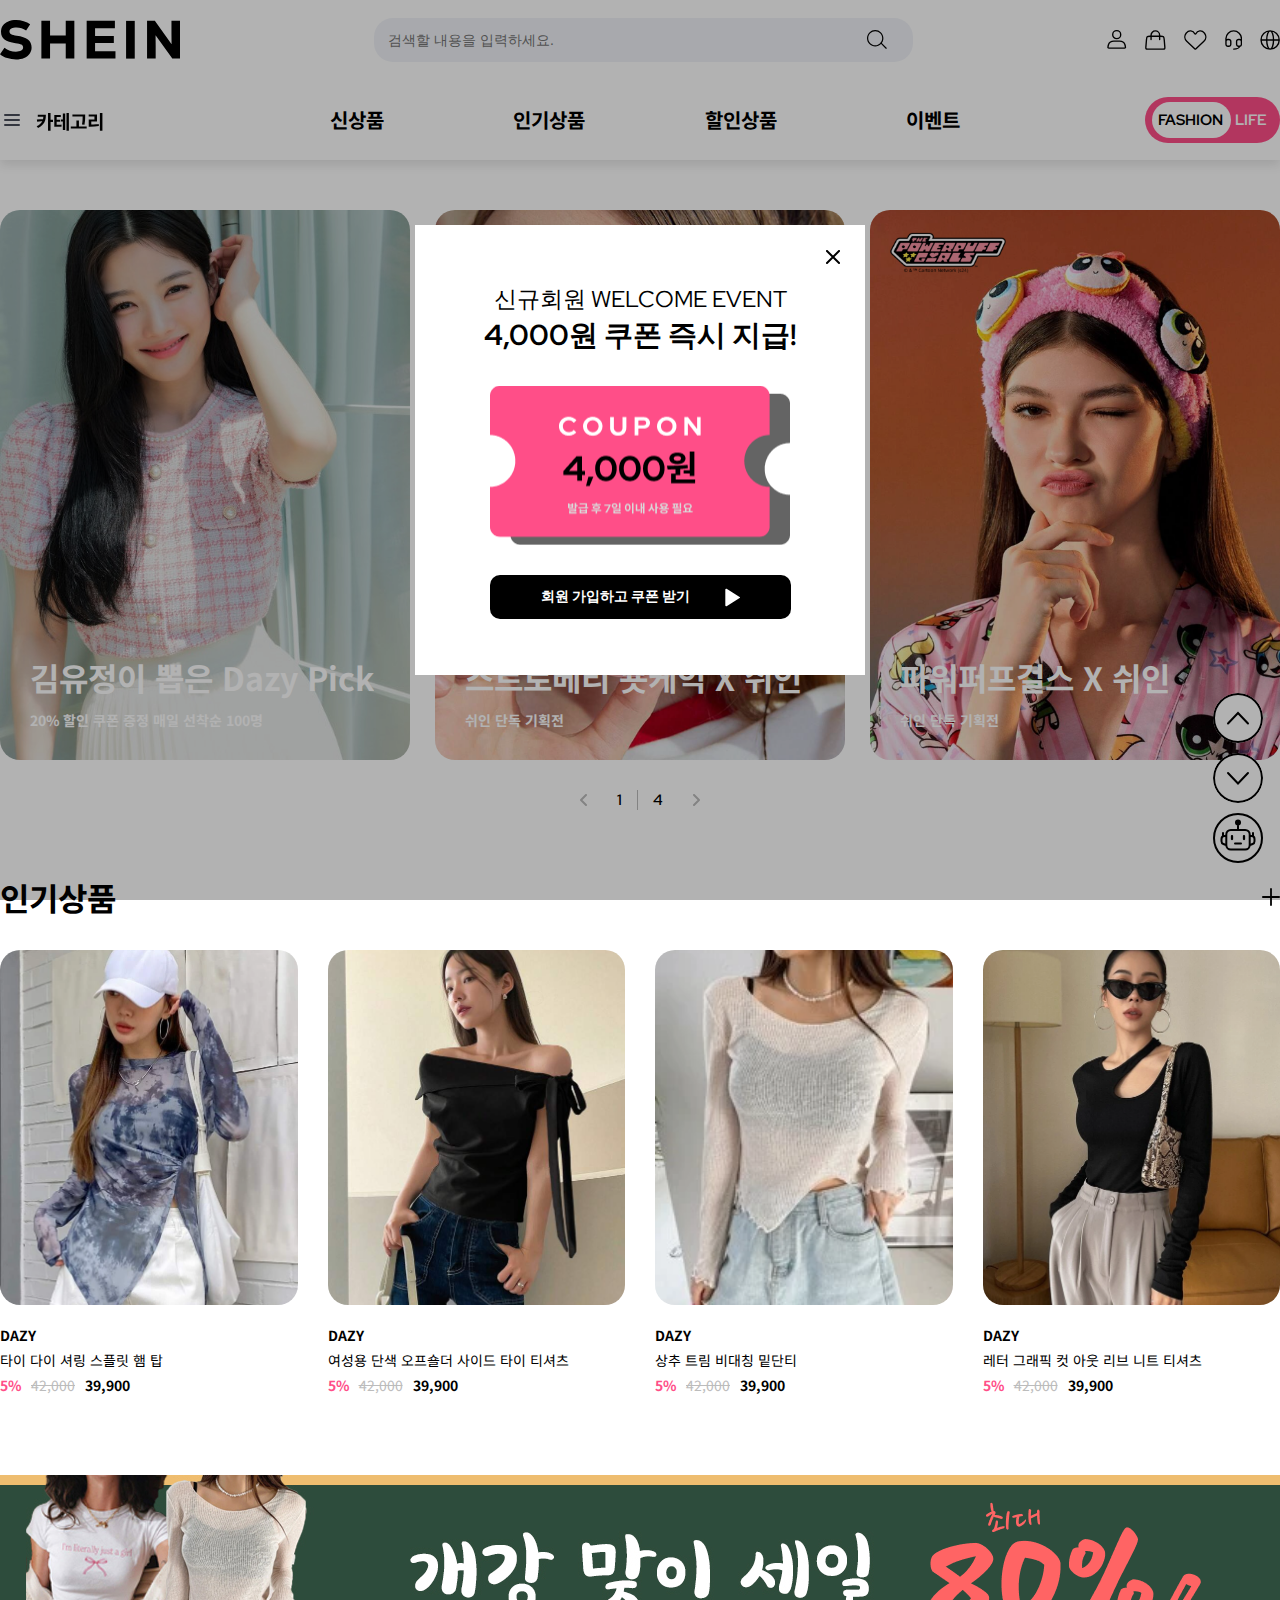
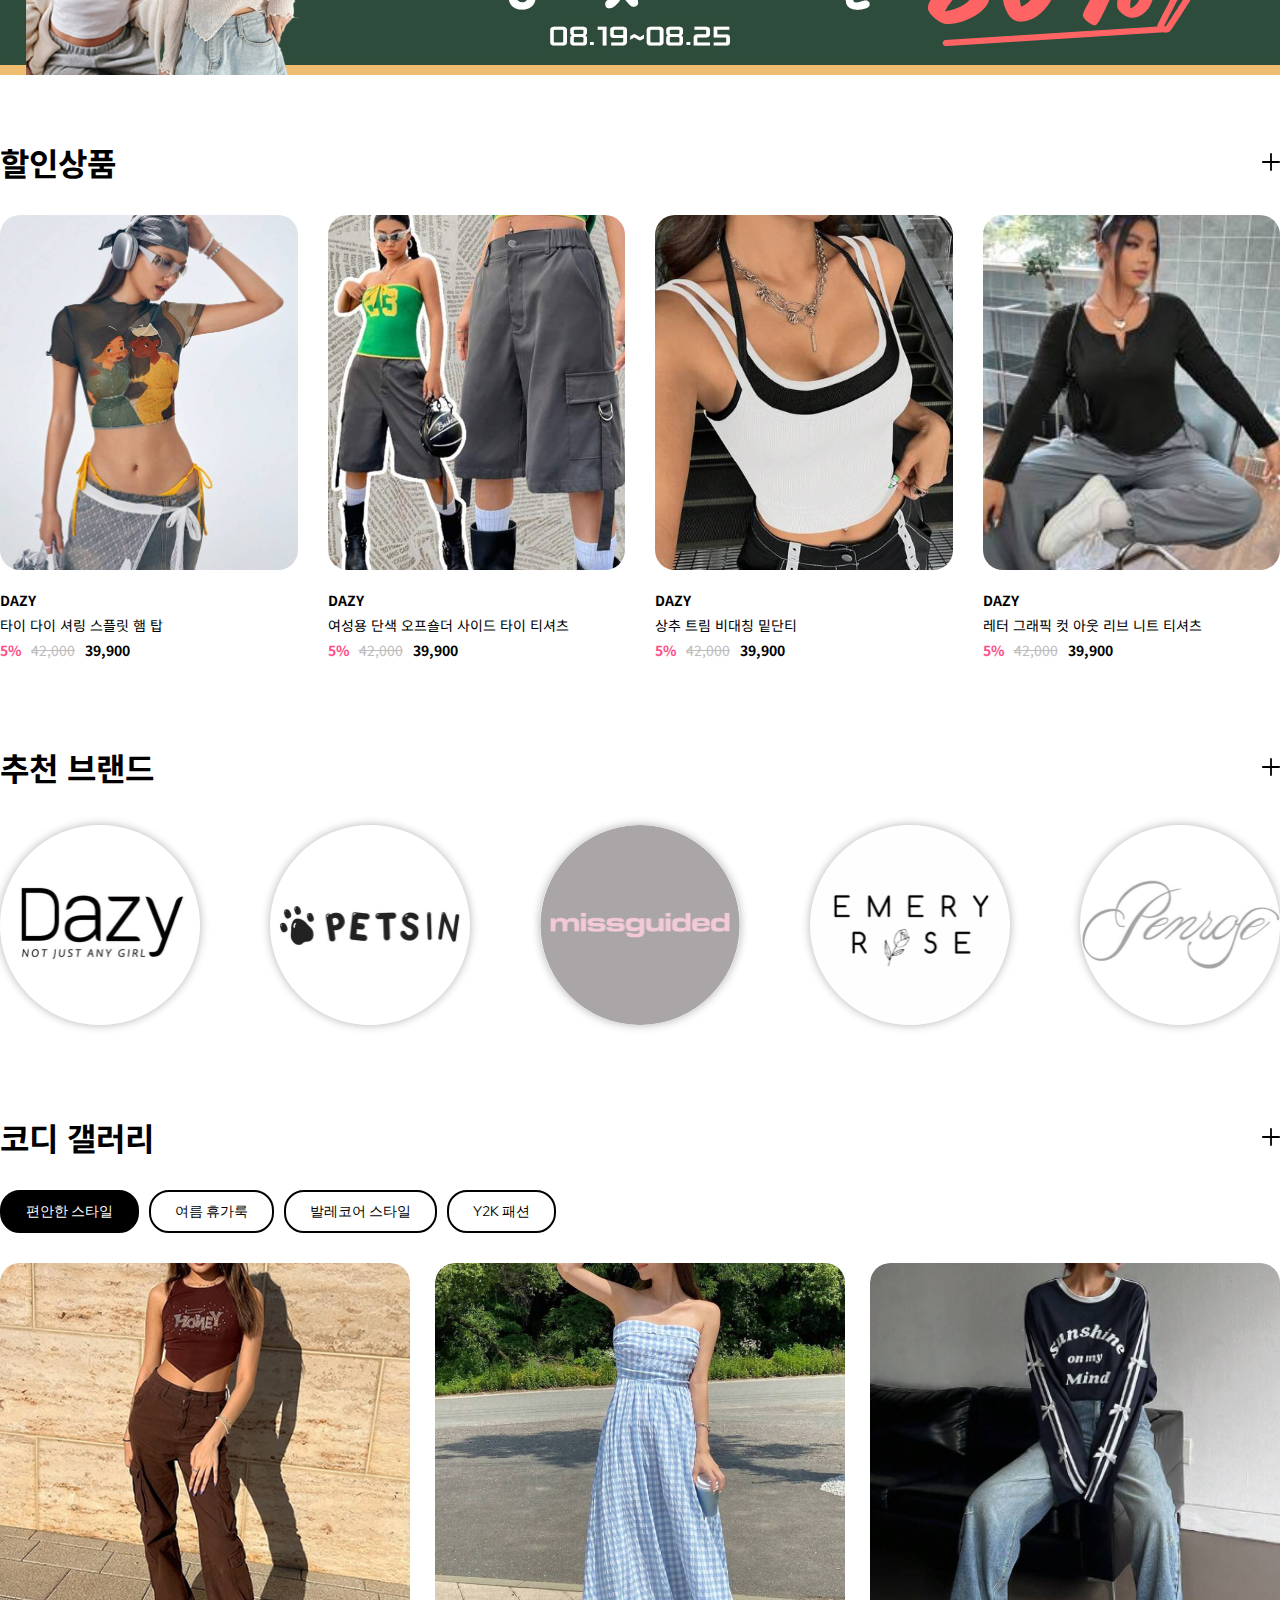
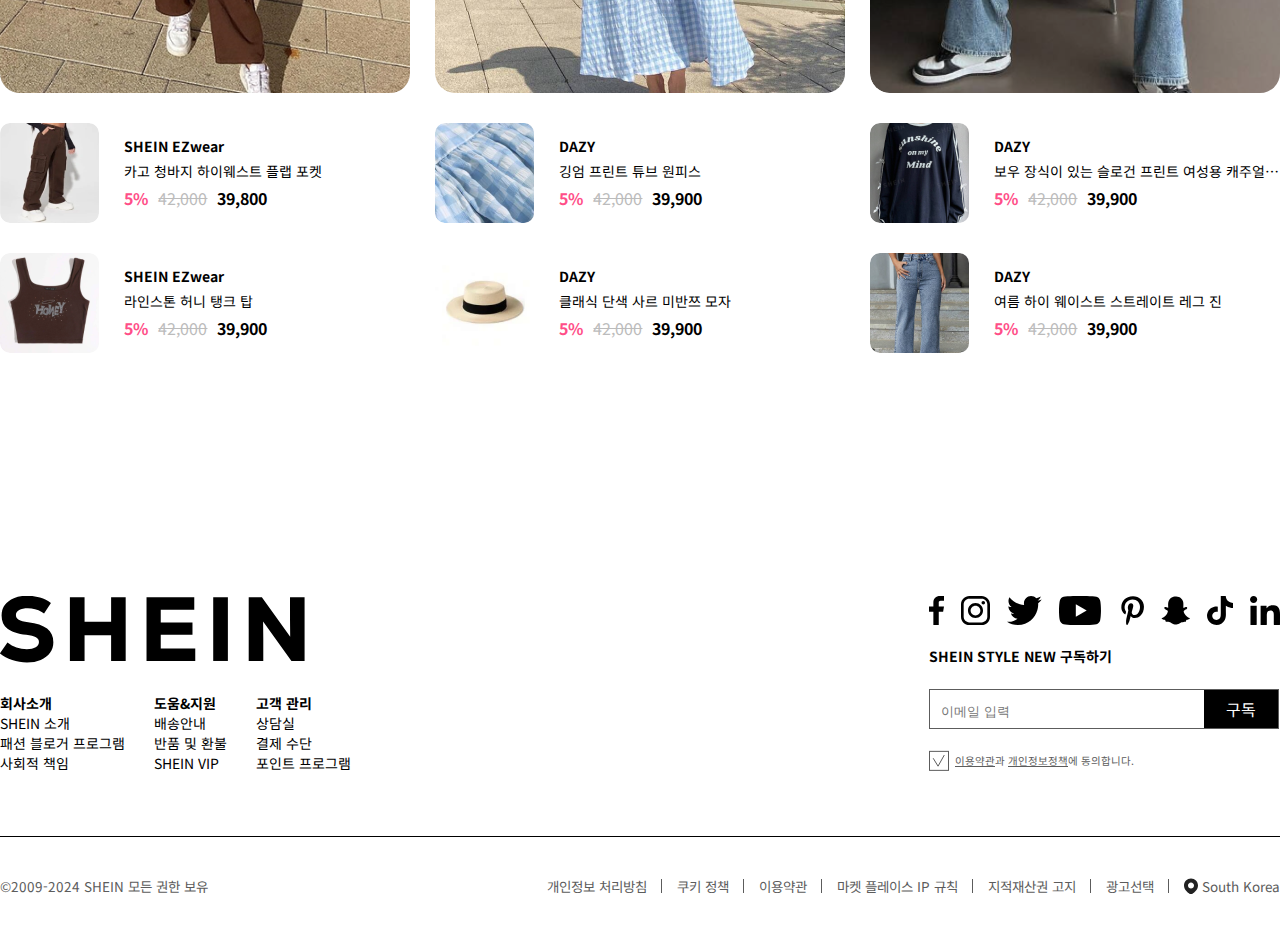
<file: index.html>
<!DOCTYPE html>
<html lang="ko">

<head>
    <meta charset="UTF-8">
    <meta name="viewport" content="width=device-width, initial-scale=1.0">
    <title>Shein</title>
    <link rel="stylesheet" href="./css/style.css">
    <script src="https://code.jquery.com/jquery-1.12.4.min.js"></script>
    <script src="./script/main.js"></script>
</head>

<body oncontextmenu="return false" ondragstart="return false">
    <div id="wrap">
        <header>
            <div class="header-inner">
                <div class="top-header">
                    <div class="logo-box">
                        <a href="./index.html" class="logo"></a>
                    </div>
                    <div class="search">
                        <input type="text" placeholder="검색할 내용을 입력하세요." class="search-box">
                        <div class="search-img"></div>
                    </div>
                    <ul class="header-utils">
                        <li class="header-utils-list"><a href="#" class="header-utils-link"></a></li>
                        <li class="header-utils-list"><a href="./shopping-cart.html" class="header-utils-link"></a></li>
                        <li class="header-utils-list"><a href="#" class="header-utils-link"></a></li>
                        <li class="header-utils-list"><a href="#" class="header-utils-link"></a></li>
                        <li class="header-utils-list"><a href="#" class="header-utils-link"></a></li>
                    </ul>
                </div>
                <div class="header-bottom">
                    <div class="category">
                        <div class="category-cont">
                            <a href="#a" class="category-btn">카테고리</a>
                            <ul class="main-category">
                                <li class="main-category-list">
                                    <a href="#a" class="main-category-link">여성의류</a>
                                    <ul class="sub-category">
                                        <li class="sub-category-item">
                                            <a href="#a" class="sub-category-link">
                                                신상품
                                            </a>
                                        </li>
                                        <li class="sub-category-item">
                                            <a href="#a" class="sub-category-link">
                                                상의
                                            </a>
                                        </li>
                                        <li class="sub-category-item">
                                            <a href="#a" class="sub-category-link">
                                                아우터
                                            </a>
                                        </li>
                                        <li class="sub-category-item">
                                            <a href="#a" class="sub-category-link">
                                                하의
                                            </a>
                                        </li>
                                        <li class="sub-category-item">
                                            <a href="#a" class="sub-category-link">
                                                원피스/스커트
                                            </a>
                                        </li>
                                        <li class="sub-category-item">
                                            <a href="#a" class="sub-category-link">
                                                속옷/홈웨어
                                            </a>
                                        </li>
                                        <li class="sub-category-item">
                                            <a href="#a" class="sub-category-link">
                                                스포츠웨어
                                            </a>
                                        </li>
                                        <li class="sub-category-item">
                                            <a href="#a" class="sub-category-link">
                                                임부복
                                            </a>
                                        </li>
                                        <li class="sub-category-item">
                                            <a href="#a" class="sub-category-link">
                                                파티웨어
                                            </a>
                                        </li>
                                    </ul>
                                </li>
                                <li class="main-category-list">
                                    <a href="#a" class="main-category-link">남성의류</a>
                                    <ul class="sub-category">
                                        <li class="sub-category-item">
                                            <a href="#a" class="sub-category-link">
                                                신상품
                                            </a>
                                        </li>
                                        <li class="sub-category-item">
                                            <a href="#a" class="sub-category-link">
                                                상의
                                            </a>
                                        </li>
                                        <li class="sub-category-item">
                                            <a href="#a" class="sub-category-link">
                                                아우터
                                            </a>
                                        </li>
                                        <li class="sub-category-item">
                                            <a href="#a" class="sub-category-link">
                                                하의
                                            </a>
                                        </li>

                                        <li class="sub-category-item">
                                            <a href="#a" class="sub-category-link">
                                                속옷/홈웨어
                                            </a>
                                        </li>
                                        <li class="sub-category-item">
                                            <a href="#a" class="sub-category-link">
                                                스포츠웨어
                                            </a>
                                        </li>

                                        <li class="sub-category-item">
                                            <a href="#a" class="sub-category-link">
                                                파티웨어
                                            </a>
                                        </li>
                                    </ul>
                                </li>
                                <li class="main-category-list">
                                    <a href="#a" class="main-category-link">플러스 사이즈</a>
                                    <ul class="sub-category">
                                        <li class="sub-category-item">
                                            <a href="#a" class="sub-category-link">
                                                신상품
                                            </a>
                                        </li>
                                        <li class="sub-category-item">
                                            <a href="#a" class="sub-category-link">
                                                상의
                                            </a>
                                        </li>
                                        <li class="sub-category-item">
                                            <a href="#a" class="sub-category-link">
                                                아우터
                                            </a>
                                        </li>
                                        <li class="sub-category-item">
                                            <a href="#a" class="sub-category-link">
                                                하의
                                            </a>
                                        </li>
                                        <li class="sub-category-item">
                                            <a href="#a" class="sub-category-link">
                                                원피스/스커트
                                            </a>
                                        </li>
                                        <li class="sub-category-item">
                                            <a href="#a" class="sub-category-link">
                                                속옷/홈웨어
                                            </a>
                                        </li>
                                        <li class="sub-category-item">
                                            <a href="#a" class="sub-category-link">
                                                스포츠웨어
                                            </a>
                                        </li>
                                        <li class="sub-category-item">
                                            <a href="#a" class="sub-category-link">
                                                파티웨어
                                            </a>
                                        </li>
                                    </ul>
                                </li>
                                <li class="main-category-list">
                                    <a href="#a" class="main-category-link">키즈</a>
                                    <ul class="sub-category">
                                        <li class="sub-category-item">
                                            <a href="#a" class="sub-category-link">
                                                신상품
                                            </a>
                                        </li>
                                        <li class="sub-category-item">
                                            <a href="#a" class="sub-category-link">
                                                상의
                                            </a>
                                        </li>
                                        <li class="sub-category-item">
                                            <a href="#a" class="sub-category-link">
                                                아우터
                                            </a>
                                        </li>
                                        <li class="sub-category-item">
                                            <a href="#a" class="sub-category-link">
                                                하의
                                            </a>
                                        </li>
                                        <li class="sub-category-item">
                                            <a href="#a" class="sub-category-link">
                                                세트 의류
                                            </a>
                                        </li>
                                        <li class="sub-category-item">
                                            <a href="#a" class="sub-category-link">
                                                신발
                                            </a>
                                        </li>
                                        <li class="sub-category-item">
                                            <a href="#a" class="sub-category-link">
                                                속옷/홈웨어
                                            </a>
                                        </li>
                                        <li class="sub-category-item">
                                            <a href="#a" class="sub-category-link">
                                                시즌/테마
                                            </a>
                                        </li>
                                        <li class="sub-category-item">
                                            <a href="#a" class="sub-category-link">
                                                12개월 이하
                                            </a>
                                        </li>
                                        <li class="sub-category-item">
                                            <a href="#a" class="sub-category-link">
                                                가방
                                            </a>
                                        </li>
                                        <li class="sub-category-item">
                                            <a href="#a" class="sub-category-link">
                                                악세서리
                                            </a>
                                        </li>
                                    </ul>
                                </li>
                                <li class="main-category-list">
                                    <a href="#a" class="main-category-link">신발</a>
                                    <ul class="sub-category">
                                        <li class="sub-category-item">
                                            <a href="#a" class="sub-category-link">
                                                신상품
                                            </a>
                                        </li>
                                        <li class="sub-category-item">
                                            <a href="#a" class="sub-category-link">
                                                샌들/슬리퍼
                                            </a>
                                        </li>
                                        <li class="sub-category-item">
                                            <a href="#a" class="sub-category-link">
                                                스니커즈
                                            </a>
                                        </li>
                                        <li class="sub-category-item">
                                            <a href="#a" class="sub-category-link">
                                                구두
                                            </a>
                                        </li>
                                        <li class="sub-category-item">
                                            <a href="#a" class="sub-category-link">
                                                부츠
                                            </a>
                                        </li>
                                        <li class="sub-category-item">
                                            <a href="#a" class="sub-category-link">
                                                스포츠화
                                            </a>
                                        </li>
                                        <li class="sub-category-item">
                                            <a href="#a" class="sub-category-link">
                                                안전화
                                            </a>
                                        </li>
                                    </ul>
                                </li>
                                <li class="main-category-list">
                                    <a href="#a" class="main-category-link">패션소품</a>
                                    <ul class="sub-category">
                                        <li class="sub-category-item">
                                            <a href="#a" class="sub-category-link">
                                                신상품
                                            </a>
                                        </li>
                                        <li class="sub-category-item">
                                            <a href="#a" class="sub-category-link">
                                                모자
                                            </a>
                                        </li>
                                        <li class="sub-category-item">
                                            <a href="#a" class="sub-category-link">
                                                양말
                                            </a>
                                        </li>
                                        <li class="sub-category-item">
                                            <a href="#a" class="sub-category-link">
                                                액세서리
                                            </a>
                                        </li>
                                    </ul>
                                </li>
                            </ul>
                        </div>

                    </div>
                    <ul class="main-list">
                        <li class="main-item"><a href="#" class="main-link">신상품</a></li>
                        <li class="main-item"><a href="#" class="main-link">인기상품</a></li>
                        <li class="main-item"><a href="#" class="main-link">할인상품</a></li>
                        <li class="main-item"><a href="#" class="main-link">이벤트</a></li>
                    </ul>
                    <ul class="header-category">
                        <li class="category-circle fashion"></li>
                        <li class="header-list first">
                            <a href="#" class="header-link is-active">FASHION</a>
                        </li>
                        <li class="header-list second">
                            <a href="#" class="header-link">LIFE</a>
                        </li>
                    </ul>
                </div>

            </div>
        </header>
        <main>
            <section class="main-slide">
                <div class="main-slide-inner">
                    <div class="swiper">
                        <ul class="main-slide-list">
                            <li class="main-slide-item">
                                <a href="#" class="main-slide-link">
                                    <div class="slide-text-box">
                                        <p class="slide-title">김유정이 뽑은 Dazy Pick</p>
                                        <p class="slide-detail">20% 할인 쿠폰 증정 매일 선착순 100명</p>
                                    </div>
                                </a>
                            </li>
                            <li class="main-slide-item">
                                <a href="#" class="main-slide-link">
                                    <div class="slide-text-box">
                                        <p class="slide-title">스트로베리 숏케익 X 쉬인</p>
                                        <p class="slide-detail">쉬인 단독 기획전</p>
                                    </div>
                                </a>
                            </li>
                            <li class="main-slide-item">
                                <a href="#" class="main-slide-link">
                                    <div class="slide-text-box">
                                        <p class="slide-title">파워퍼프걸스 X 쉬인</p>
                                        <p class="slide-detail">쉬인 단독 기획전</p>
                                    </div>
                                </a>
                            </li>
                        </ul>
                        <ul class="main-slide-list second">
                            <li class="main-slide-item">
                                <a href="#" class="main-slide-link"></a>
                            </li>
                            <li class="main-slide-item">
                                <a href="#" class="main-slide-link"></a>
                            </li>
                            <li class="main-slide-item">
                                <a href="#" class="main-slide-link"></a>
                            </li>
                        </ul>
                        <ul class="main-slide-list third">
                            <li class="main-slide-item">
                                <a href="#" class="main-slide-link"></a>
                            </li>
                            <li class="main-slide-item">
                                <a href="#" class="main-slide-link"></a>
                            </li>
                            <li class="main-slide-item">
                                <a href="#" class="main-slide-link"></a>
                            </li>
                        </ul>
                        <ul class="main-slide-list fourth">
                            <li class="main-slide-item">
                                <a href="#" class="main-slide-link"></a>
                            </li>
                            <li class="main-slide-item">
                                <a href="#" class="main-slide-link"></a>
                            </li>
                            <li class="main-slide-item">
                                <a href="#" class="main-slide-link"></a>
                            </li>
                        </ul>
                    </div>
                    <div class="slide-btn">
                        <img class="left-arrow" src="./images/slide-arrow1.svg" alt="슬라이드 화살표">
                        <p class="page">1</p>
                        <p class="last-page">4</p>
                        <img class="right-arrow" src="./images/slide-arrow2.svg" alt="슬라이드 화살표">
                    </div>
                </div>


            </section>
            <div class="mo-main-slider">
                <ul class="mo-slider-list">
                    <li class="mo-slider-item"><a href="#a" class="mo-slider-link">
                            <div class="mo-slide-text-box">
                                <p class="slide-title">김유정이 뽑은 Dazy Pick</p>
                                <p class="slide-detail">20% 할인 쿠폰 증정 매일 선착순 100명</p>
                            </div>
                            <img src="./images/slide1/김유정.png" alt="모바일 슬라이드">
                        </a></li>
                    <li class="mo-slider-item">
                        <a href="#a" class="mo-slider-link">
                            <img src="./images/slide1/스트로베리-숏케잌.png" alt="모바일 슬라이드">
                            <div class="mo-slide-text-box">
                                <p class="slide-title">스트로베리 숏케익 X 쉬인</p>
                                <p class="slide-detail">쉬인 단독 기획전</p>
                            </div>
                        </a>
                    </li>
                    <li class="mo-slider-item">
                        <a href="#a" class="mo-slider-link">
                            <img src="./images/slide1/파워퍼프.png"
                                alt="모바일 슬라이드">
                                <div class="mo-slide-text-box">
                                    <p class="slide-title">파워퍼프걸스 X 쉬인</p>
                                    <p class="slide-detail">쉬인 단독 기획전</p>
                                </div>
                            </a>
                        </li>
                </ul>
                <div class="slide-btn">
                    <img class="mo-left-arrow" src="./images/slide-arrow1.svg" alt="슬라이드 화살표">
                    <p class="mo-page">1</p>
                    <p class="mo-last-page">3</p>
                    <img class="mo-right-arrow" src="./images/slide-arrow2.svg" alt="슬라이드 화살표">
                </div>
            </div>
            <section class="shop-info best">
                <div class="shop-info-inner">
                    <p class="title">인기상품</p>
                    <ul class="shop-list">
                        <li class="shop-item">
                            <a href="#" class="shop-link">
                                <div class="item-image"></div>
                                <div class="text-box">
                                    <p class="brand">DAZY</p>
                                    <p class="item-name">타이 다이 셔링 스플릿 햄 탑</p>
                                    <p class="item-price"><span class="dis-rate">5%</span> <span
                                            class="price">42,000</span>
                                        <span class="sale-price">39,900</span></p>
                                </div>
                            </a>
                        </li>
                        <li class="shop-item">
                            <a href="./sub.html" class="shop-link">
                                <div class="item-image"></div>
                                <div class="text-box">
                                    <p class="brand">DAZY</p>
                                    <p class="item-name">여성용 단색 오프숄더 사이드 타이 티셔츠</p>
                                    <p class="item-price"><span class="dis-rate">5%</span> <span
                                            class="price">42,000</span>
                                        <span class="sale-price">39,900</span></p>

                                </div>
                            </a>
                        </li>
                        <li class="shop-item">
                            <a href="#" class="shop-link">
                                <div class="item-image"></div>
                                <div class="text-box">
                                    <p class="brand">DAZY</p>
                                    <p class="item-name">상추 트림 비대칭 밑단티</p>
                                    <p class="item-price"><span class="dis-rate">5%</span> <span
                                            class="price">42,000</span>
                                        <span class="sale-price">39,900</span></p>

                                </div>
                            </a>
                        </li>
                        <li class="shop-item">
                            <a href="#" class="shop-link">
                                <div class="item-image">
                                </div>
                                <div class="text-box">
                                    <p class="brand">DAZY</p>
                                    <p class="item-name">레터 그래픽 컷 아웃 리브 니트 티셔츠</p>
                                    <p class="item-price"><span class="dis-rate">5%</span> <span
                                            class="price">42,000</span>
                                        <span class="sale-price">39,900</span></p>
                                </div>
                            </a>
                        </li>
                    </ul>
                </div>
            </section>
            <section class="banner"></section>
            <section class="shop-info sale">
                <div class="shop-info-inner">
                    <p class="title">할인상품</p>
                    <ul class="shop-list">
                        <li class="shop-item">
                            <a href="#" class="shop-link">
                                <div class="item-image"></div>
                                <div class="text-box">
                                    <p class="brand">DAZY</p>
                                    <p class="item-name">타이 다이 셔링 스플릿 햄 탑</p>
                                    <p class="item-price"><span class="dis-rate">5%</span> <span
                                            class="price">42,000</span>
                                        <span class="sale-price">39,900</span></p>
                                </div>
                            </a>
                        </li>
                        <li class="shop-item">
                            <a href="#" class="shop-link">
                                <div class="item-image"></div>
                                <div class="text-box">
                                    <p class="brand">DAZY</p>
                                    <p class="item-name">여성용 단색 오프숄더 사이드 타이 티셔츠</p>
                                    <p class="item-price"><span class="dis-rate">5%</span> <span
                                            class="price">42,000</span>
                                        <span class="sale-price">39,900</span></p>

                                </div>
                            </a>
                        </li>
                        <li class="shop-item">
                            <a href="#" class="shop-link">
                                <div class="item-image"></div>
                                <div class="text-box">
                                    <p class="brand">DAZY</p>
                                    <p class="item-name">상추 트림 비대칭 밑단티</p>
                                    <p class="item-price"><span class="dis-rate">5%</span> <span
                                            class="price">42,000</span>
                                        <span class="sale-price">39,900</span></p>

                                </div>
                            </a>
                        </li>
                        <li class="shop-item">
                            <a href="#" class="shop-link">
                                <div class="item-image">
                                </div>
                                <div class="text-box">
                                    <p class="brand">DAZY</p>
                                    <p class="item-name">레터 그래픽 컷 아웃 리브 니트 티셔츠</p>
                                    <p class="item-price"><span class="dis-rate">5%</span> <span
                                            class="price">42,000</span>
                                        <span class="sale-price">39,900</span></p>
                                </div>
                            </a>
                        </li>

                    </ul>
                </div>
            </section>
            <section class="recommend-brand">
                <div class="recommend-brand-inner">
                    <p class="title">추천 브랜드</p>
                    <div class="brand-form">
                        <ul class="brand-list">
                            <li class="brand-item">
                                <a href="#a" class="brand-link first">
                                    <img src="./images/recommend-brand/Frame-80.png" alt="브랜드 이미지">
                                    <img src="./images/recommend-brand/Frame-48.png" alt="브랜드 이미지">
                                    <img src="./images/recommend-brand/Frame-49.png" alt="브랜드 이미지">
                                    <img src="./images/recommend-brand/Frame-51.png" alt="브랜드 이미지">
                                </a>
                            </li>
                            <li class="brand-item">
                                <a href="#a" class="brand-link second">
                                    <img src="./images/recommend-brand/Frame-81.png" alt="브랜드 이미지">
                                    <img src="./images/recommend-brand/Frame-52.png" alt="브랜드 이미지">
                                    <img src="./images/recommend-brand/Frame-53.png" alt="브랜드 이미지">
                                    <img src="./images/recommend-brand/Frame-56.png" alt="브랜드 이미지">
                                </a>
                            </li>
                            <li class="brand-item">
                                <a href="#a" class="brand-link third">
                                    <img src="./images/recommend-brand/Frame-82.png" alt="브랜드 이미지">
                                    <img src="./images/recommend-brand/Frame-57.png" alt="브랜드 이미지">
                                    <img src="./images/recommend-brand/Frame-58.png" alt="브랜드 이미지">
                                    <img src="./images/recommend-brand/Frame-59.png" alt="브랜드 이미지">
                                </a>
                            </li>
                            <li class="brand-item">
                                <a href="#a" class="brand-link fourth">
                                    <img src="./images/recommend-brand/Frame-83.png" alt="브랜드 이미지">
                                    <img src="./images/recommend-brand/Frame-60.png" alt="브랜드 이미지">
                                    <img src="./images/recommend-brand/Frame-61.png" alt="브랜드 이미지">
                                    <img src="./images/recommend-brand/Frame-63.png" alt="브랜드 이미지">
                                </a>
                            </li>
                            <li class="brand-item">
                                <a href="#a" class="brand-link fifth">
                                    <img src="./images/recommend-brand/Frame-84.png" alt="브랜드 이미지">
                                    <img src="./images/recommend-brand/Frame-66.png" alt="브랜드 이미지">
                                    <img src="./images/recommend-brand/Frame-67.png" alt="브랜드 이미지">
                                    <img src="./images/recommend-brand/Frame-68.png" alt="브랜드 이미지">
                                </a>
                            </li>
                        </ul>
                    </div>
                </div>
            </section>
            <section class="fashion-gallery">
                <div class="fashion-gallery-inner">
                    <p class="title">코디 갤러리</p>
                    <ul class="fashion-category">
                        <li class="fashion-category-item is-active">
                            <a href="#a" class="fashion-category-link">편안한 스타일</a>
                        </li>
                        <li class="fashion-category-item">
                            <a href="#a" class="fashion-category-link">여름 휴가룩</a>
                        </li>
                        <li class="fashion-category-item">
                            <a href="#a" class="fashion-category-link">발레코어 스타일</a>
                        </li>
                        <li class="fashion-category-item">
                            <a href="#a" class="fashion-category-link">Y2K 패션</a>
                        </li>
                    </ul>
                    <ul class="fashion-list">
                        <li class="fashion-item">
                            <a href="#a" class="fashion-image first"></a>
                            <a href="#a" class="fashion-item2">
                                <div class="fashion-item2-image"></div>
                                <div class="title-box2">
                                    <p class="sub-brand">SHEIN EZwear</p>
                                    <p class="sub-item-name">카고 청바지 하이웨스트 플랩 포켓</p>
                                    <p class="sub-price">
                                        <span class="sub-rate">5%</span>
                                        <span class="sub-item-price">42,000</span>
                                        <span class="sub-sale-price">39,800</span>
                                    </p>
                                </div>
                            </a>
                            <a href="#a" class="fashion-item2 second">
                                <div class="fashion-item2-image"></div>
                                <div class="title-box2">
                                    <p class="sub-brand">SHEIN EZwear</p>
                                    <p class="sub-item-name">라인스톤 허니 탱크 탑</p>
                                    <p class="sub-price">
                                        <span class="sub-rate">5%</span>
                                        <span class="sub-item-price">42,000</span>
                                        <span class="sub-sale-price">39,900</span>
                                    </p>
                                </div>
                            </a>
                        </li>
                        <li class="fashion-item">
                            <a href="#a" class="fashion-image"></a>
                            <a href="#a" class="fashion-item2">
                                <div class="fashion-item2-image"></div>
                                <div class="title-box2">
                                    <p class="sub-brand">DAZY</p>
                                    <p class="sub-item-name">깅엄 프린트 튜브 원피스</p>
                                    <p class="sub-price">
                                        <span class="sub-rate">5%</span>
                                        <span class="sub-item-price">42,000</span>
                                        <span class="sub-sale-price">39,900</span>
                                    </p>
                                </div>
                            </a>
                            <a href="#a" class="fashion-item2 second">
                                <div class="fashion-item2-image"></div>
                                <div class="title-box2">
                                    <p class="sub-brand">DAZY</p>
                                    <p class="sub-item-name">클래식 단색 사르 미반쯔 모자</p>
                                    <p class="sub-price">
                                        <span class="sub-rate">5%</span>
                                        <span class="sub-item-price">42,000</span>
                                        <span class="sub-sale-price">39,900</span>
                                    </p>
                                </div>
                            </a>
                        </li>
                        <li class="fashion-item">
                            <a href="#a" class="fashion-image"></a>
                            <a href="#a" class="fashion-item2">
                                <div class="fashion-item2-image"></div>
                                <div class="title-box2">
                                    <p class="sub-brand">DAZY</p>
                                    <p class="sub-item-name">보우 장식이 있는 슬로건 프린트 여성용 캐주얼 루즈핏 스웨트 셔츠, 봄 가을</p>
                                    <p class="sub-price">
                                        <span class="sub-rate">5%</span>
                                        <span class="sub-item-price">42,000</span>
                                        <span class="sub-sale-price">39,900</span>
                                    </p>
                                </div>
                            </a>
                            <a href="#a" class="fashion-item2 second">
                                <div class="fashion-item2-image"></div>
                                <div class="title-box2">
                                    <p class="sub-brand">DAZY</p>
                                    <p class="sub-item-name">여름 하이 웨이스트 스트레이트 레그 진</p>
                                    <p class="sub-price">
                                        <span class="sub-rate">5%</span>
                                        <span class="sub-item-price">42,000</span>
                                        <span class="sub-sale-price">39,900</span>
                                    </p>
                                </div>
                            </a>
                        </li>
                    </ul>
                </div>
            </section>
        </main>
        <footer>
            <div class="footer-inner">
                <div class="footer-title">
                    <div class="blogo"></div>
                    <div class="footer-blist">
                        <ul class="footer-cont">
                            <li class="list-title">회사소개</li>
                            <li class="cont-item"><a href="#a" class="cont-link">SHEIN 소개</a></li>
                            <li class="cont-item"><a href="#a" class="cont-link">패션 블로거 프로그램</a></li>
                            <li class="cont-item"><a href="#a" class="cont-link">사회적 책임</a></li>
                        </ul>
                        <ul class="footer-cont">
                            <li class="list-title">도움&지원</li>
                            <li class="cont-item"><a href="#a" class="cont-link">배송안내</a></li>
                            <li class="cont-item"><a href="#a" class="cont-link">반품 및 환불</a></li>
                            <li class="cont-item"><a href="#a" class="cont-link">SHEIN VIP</a></li>
                        </ul>
                        <ul class="footer-cont">
                            <li class="list-title">고객 관리</li>
                            <li class="cont-item"><a href="#a" class="cont-link">상담실</a></li>
                            <li class="cont-item"><a href="#a" class="cont-link">결제 수단</a></li>
                            <li class="cont-item"><a href="#a" class="cont-link">포인트 프로그램</a></li>
                        </ul>
                    </div>
                </div>
                <div class="subscribe">
                    <ul class="sns-btn">
                        <li class="sns-item"><a href="#a" class="sns-link"></a></li>
                        <li class="sns-item"><a href="#a" class="sns-link"></a></li>
                        <li class="sns-item"><a href="#a" class="sns-link"></a></li>
                        <li class="sns-item"><a href="#a" class="sns-link"></a></li>
                        <li class="sns-item"><a href="#a" class="sns-link"></a></li>
                        <li class="sns-item"><a href="#a" class="sns-link"></a></li>
                        <li class="sns-item"><a href="#a" class="sns-link"></a></li>
                        <li class="sns-item"><a href="#a" class="sns-link"></a></li>
                    </ul>
                    <p>SHEIN STYLE NEW 구독하기</p>
                    <div class="e-mail">
                        <input type="text" placeholder="이메일 입력" class="e-mail-box">
                        <div class="e-mail-btn"><a href="#a" class="sub-btn">구독</a></div>
                    </div>
                    <p class="check-btn">
                        <img src="./images/Group-1797.svg" alt="체크박스">
                        <u>이용약관</u>과&nbsp;<u>개인정보정책</u>에 동의합니다.
                    </p>
                </div>
            </div>
            <div class="footer-inner bottom">
                <div class="copy">
                    <p class="copy-text">&copy;2009-2024 SHEIN 모든 권한 보유</p>
                </div>
                <ul class="bmenu">
                    <li class="bmenu-item">
                        <a href="#a" class="bmenu-link">개인정보 처리방침</a>
                    </li>
                    <li class="bmenu-item">
                        <a href="#a" class="bmenu-link">쿠키 정책</a>
                    </li>
                    <li class="bmenu-item">
                        <a href="#a" class="bmenu-link">이용약관</a>
                    </li>
                    <li class="bmenu-item">
                        <a href="#a" class="bmenu-link">마켓 플레이스 IP 규칙</a>
                    </li>
                    <li class="bmenu-item">
                        <a href="#a" class="bmenu-link">지적재산권 고지</a>
                    </li>
                    <li class="bmenu-item">
                        <a href="#a" class="bmenu-link">광고선택</a>
                    </li>
                    <li class="bmenu-item">
                        <a href="#a" class="bmenu-link locate">South Korea</a>
                    </li>
                </ul>
            </div>
        </footer>
        <div class="popup-fixed">
            <div class="popup is-active">
                <div class="popup-inner">
                    <div class="popup-title">
                        <p>신규회원 WELCOME EVENT</p>
                        <p>4,000원 쿠폰 즉시 지급!</p>
                    </div>
                    <div class="coupon"></div>
                    <a href="#a" class="sign-btn">
                        회원 가입하고 쿠폰 받기
                    </a>
                    <a href="#a" class="close"></a>
                </div>
            </div>
        </div>
        <div class="remote">
            <a href="#a" class="remote-btn top"></a>
            <a href="#a" class="remote-btn bottom"></a>
            <a href="#a" class="remote-btn ai">
                <p class="ai-text">
                    무엇이든 Ai 쉬니에게 물어보세요!
                </p>

            </a>
            <div class="chat">
                <p class="chat-title">
                    Ai SHEINNY 챗봇
                </p>
                <div class="chat-box">
                    <p class="chat-balloon gray">안녕하세요. 쉬니입니다.</p>
                    <p class="chat-balloon gray">무엇이든 물어보세요!
                        <br>
                        코디 제안, 상품 추천, 상품 찾기 등 모두 도와드려요.</p>
                    <p class="chat-balloon">올블랙 코디에 맞는 상품 추천해줘</p>
                    <p class="chat-balloon">
                        내가 보낸 사진과 비슷한 상품 찾아줘
                    </p>
                    <p class="chat-balloon">
                        여름 쿨톤에 맞는 원피스 추천해줘
                    </p>
                </div>
                <div class="user-chat">
                    <div class="photo"></div>
                    <div class="camera"></div>
                    <div class="text-box">
                        <input type="text">
                    </div>
                    <div class="chat-btn"></div>
                </div>
                <div class="chat-close"></div>
            </div>
        </div>
    </div>
</body>

</html>
</file>
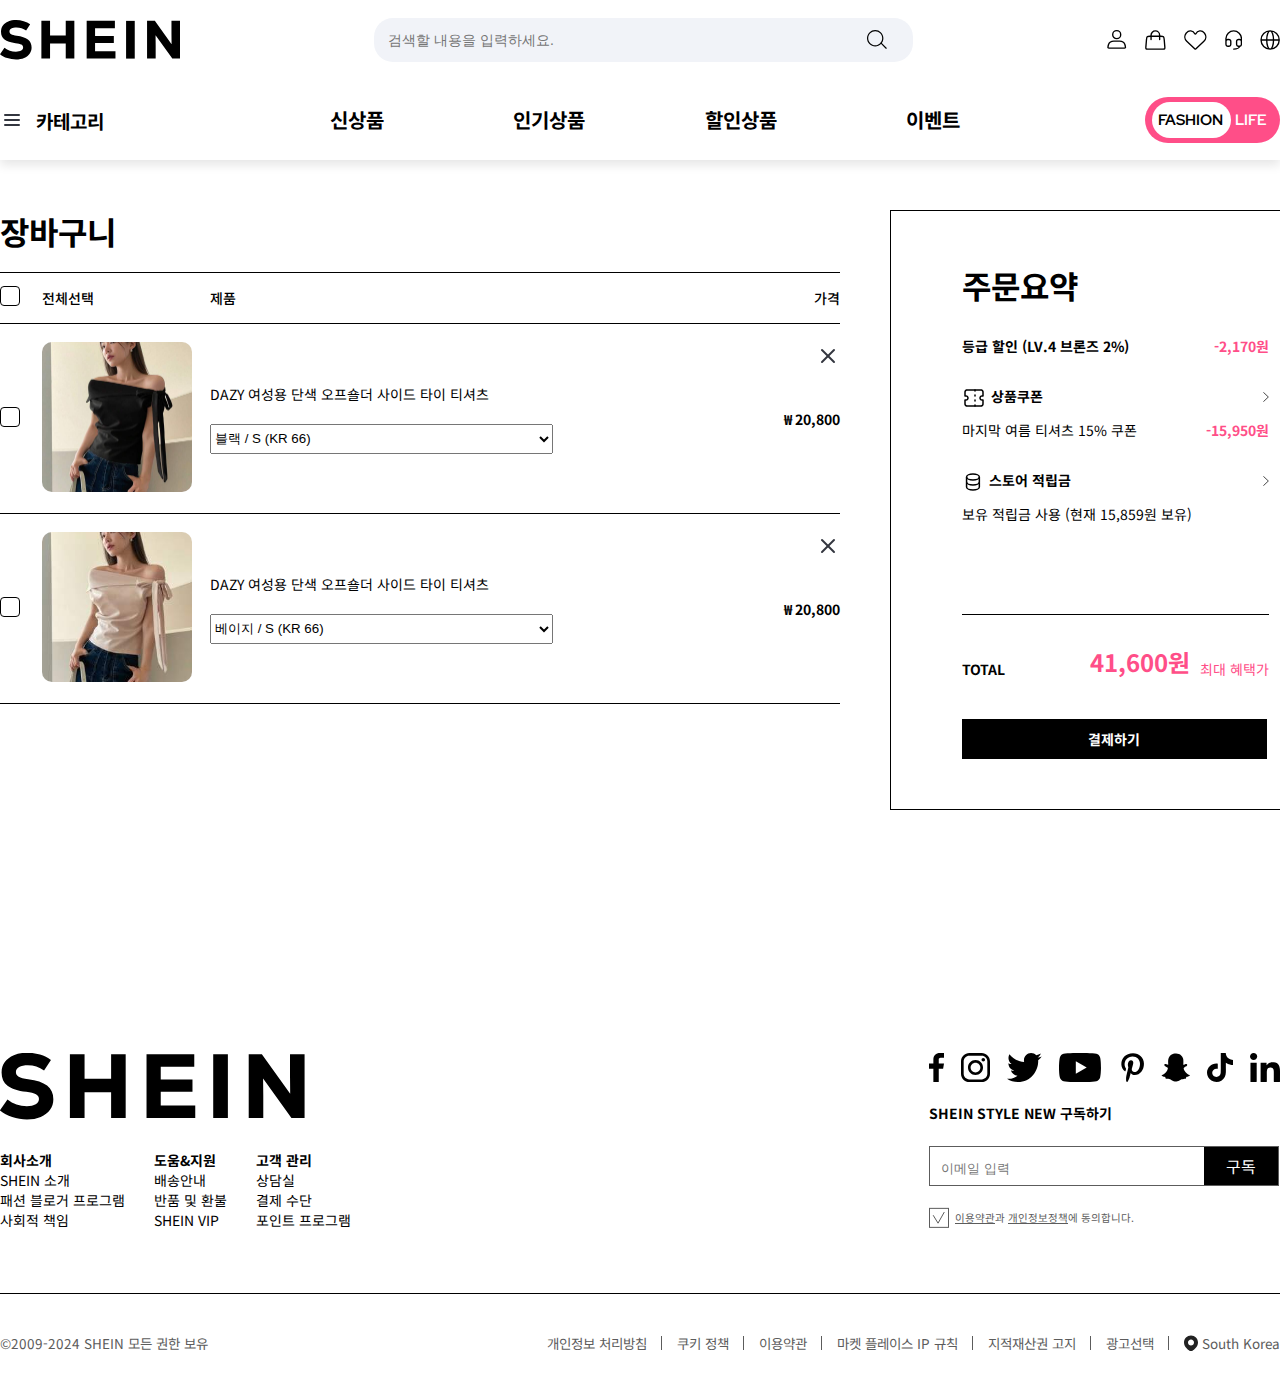
<file: shopping-cart.html>
<!DOCTYPE html>
<html lang="ko">

<head>
    <meta charset="UTF-8">
    <meta name="viewport" content="width=device-width, initial-scale=1.0">
    <title>Shein - cart</title>
    <link rel="stylesheet" href="./css/shopping-cart.css">
    <script src="https://code.jquery.com/jquery-1.12.4.min.js"></script>
    <script src="./script/shopping-cart.js"></script>
    <link href="https://fonts.googleapis.com/css2?family=Noto+Sans+KR:wght@400;700&display=swap" rel="stylesheet">
</head>

<body>
    <div id="wrap">
        <header>
            <div class="header-inner">
                <div class="top-header">
                    <div class="logo-box">
                        <a href="./index.html" class="logo"></a>
                    </div>
                    <div class="search">
                        <input type="text" placeholder="검색할 내용을 입력하세요." class="search-box">
                        <div class="search-img"></div>
                    </div>
                    <ul class="header-utils">
                        <li class="header-utils-list"><a href="#" class="header-utils-link"></a></li>
                        <li class="header-utils-list"><a href="#" class="header-utils-link"></a></li>
                        <li class="header-utils-list"><a href="#" class="header-utils-link"></a></li>
                        <li class="header-utils-list"><a href="#" class="header-utils-link"></a></li>
                        <li class="header-utils-list"><a href="#" class="header-utils-link"></a></li>
                    </ul>
                </div>
                <div class="header-bottom">
                    <div class="category">
                        <div class="category-cont">
                            <a href="#a" class="category-btn">카테고리</a>
                            <ul class="main-category">
                                <li class="main-category-list">
                                    <a href="#a" class="main-category-link">여성의류</a>
                                    <ul class="sub-category">
                                        <li class="sub-category-item">
                                            <a href="#a" class="sub-category-link">
                                                신상품
                                            </a>
                                        </li>
                                        <li class="sub-category-item">
                                            <a href="#a" class="sub-category-link">
                                                상의
                                            </a>
                                        </li>
                                        <li class="sub-category-item">
                                            <a href="#a" class="sub-category-link">
                                                아우터
                                            </a>
                                        </li>
                                        <li class="sub-category-item">
                                            <a href="#a" class="sub-category-link">
                                                하의
                                            </a>
                                        </li>
                                        <li class="sub-category-item">
                                            <a href="#a" class="sub-category-link">
                                                원피스/스커트
                                            </a>
                                        </li>
                                        <li class="sub-category-item">
                                            <a href="#a" class="sub-category-link">
                                                속옷/홈웨어
                                            </a>
                                        </li>
                                        <li class="sub-category-item">
                                            <a href="#a" class="sub-category-link">
                                                스포츠웨어
                                            </a>
                                        </li>
                                        <li class="sub-category-item">
                                            <a href="#a" class="sub-category-link">
                                                임부복
                                            </a>
                                        </li>
                                        <li class="sub-category-item">
                                            <a href="#a" class="sub-category-link">
                                                파티웨어
                                            </a>
                                        </li>
                                    </ul>
                                </li>
                                <li class="main-category-list">
                                    <a href="#a" class="main-category-link">남성의류</a>
                                    <ul class="sub-category">
                                        <li class="sub-category-item">
                                            <a href="#a" class="sub-category-link">
                                                신상품
                                            </a>
                                        </li>
                                        <li class="sub-category-item">
                                            <a href="#a" class="sub-category-link">
                                                상의
                                            </a>
                                        </li>
                                        <li class="sub-category-item">
                                            <a href="#a" class="sub-category-link">
                                                아우터
                                            </a>
                                        </li>
                                        <li class="sub-category-item">
                                            <a href="#a" class="sub-category-link">
                                                하의
                                            </a>
                                        </li>

                                        <li class="sub-category-item">
                                            <a href="#a" class="sub-category-link">
                                                속옷/홈웨어
                                            </a>
                                        </li>
                                        <li class="sub-category-item">
                                            <a href="#a" class="sub-category-link">
                                                스포츠웨어
                                            </a>
                                        </li>

                                        <li class="sub-category-item">
                                            <a href="#a" class="sub-category-link">
                                                파티웨어
                                            </a>
                                        </li>
                                    </ul>
                                </li>
                                <li class="main-category-list">
                                    <a href="#a" class="main-category-link">플러스 사이즈</a>
                                    <ul class="sub-category">
                                        <li class="sub-category-item">
                                            <a href="#a" class="sub-category-link">
                                                신상품
                                            </a>
                                        </li>
                                        <li class="sub-category-item">
                                            <a href="#a" class="sub-category-link">
                                                상의
                                            </a>
                                        </li>
                                        <li class="sub-category-item">
                                            <a href="#a" class="sub-category-link">
                                                아우터
                                            </a>
                                        </li>
                                        <li class="sub-category-item">
                                            <a href="#a" class="sub-category-link">
                                                하의
                                            </a>
                                        </li>
                                        <li class="sub-category-item">
                                            <a href="#a" class="sub-category-link">
                                                원피스/스커트
                                            </a>
                                        </li>
                                        <li class="sub-category-item">
                                            <a href="#a" class="sub-category-link">
                                                속옷/홈웨어
                                            </a>
                                        </li>
                                        <li class="sub-category-item">
                                            <a href="#a" class="sub-category-link">
                                                스포츠웨어
                                            </a>
                                        </li>
                                        <li class="sub-category-item">
                                            <a href="#a" class="sub-category-link">
                                                파티웨어
                                            </a>
                                        </li>
                                    </ul>
                                </li>
                                <li class="main-category-list">
                                    <a href="#a" class="main-category-link">키즈</a>
                                    <ul class="sub-category">
                                        <li class="sub-category-item">
                                            <a href="#a" class="sub-category-link">
                                                신상품
                                            </a>
                                        </li>
                                        <li class="sub-category-item">
                                            <a href="#a" class="sub-category-link">
                                                상의
                                            </a>
                                        </li>
                                        <li class="sub-category-item">
                                            <a href="#a" class="sub-category-link">
                                                아우터
                                            </a>
                                        </li>
                                        <li class="sub-category-item">
                                            <a href="#a" class="sub-category-link">
                                                하의
                                            </a>
                                        </li>
                                        <li class="sub-category-item">
                                            <a href="#a" class="sub-category-link">
                                                세트 의류
                                            </a>
                                        </li>
                                        <li class="sub-category-item">
                                            <a href="#a" class="sub-category-link">
                                                신발
                                            </a>
                                        </li>
                                        <li class="sub-category-item">
                                            <a href="#a" class="sub-category-link">
                                                속옷/홈웨어
                                            </a>
                                        </li>
                                        <li class="sub-category-item">
                                            <a href="#a" class="sub-category-link">
                                                시즌/테마
                                            </a>
                                        </li>
                                        <li class="sub-category-item">
                                            <a href="#a" class="sub-category-link">
                                                12개월 이하
                                            </a>
                                        </li>
                                        <li class="sub-category-item">
                                            <a href="#a" class="sub-category-link">
                                                가방
                                            </a>
                                        </li>
                                        <li class="sub-category-item">
                                            <a href="#a" class="sub-category-link">
                                                악세서리
                                            </a>
                                        </li>
                                    </ul>
                                </li>
                                <li class="main-category-list">
                                    <a href="#a" class="main-category-link">신발</a>
                                    <ul class="sub-category">
                                        <li class="sub-category-item">
                                            <a href="#a" class="sub-category-link">
                                                신상품
                                            </a>
                                        </li>
                                        <li class="sub-category-item">
                                            <a href="#a" class="sub-category-link">
                                                샌들/슬리퍼
                                            </a>
                                        </li>
                                        <li class="sub-category-item">
                                            <a href="#a" class="sub-category-link">
                                                스니커즈
                                            </a>
                                        </li>
                                        <li class="sub-category-item">
                                            <a href="#a" class="sub-category-link">
                                                구두
                                            </a>
                                        </li>
                                        <li class="sub-category-item">
                                            <a href="#a" class="sub-category-link">
                                                부츠
                                            </a>
                                        </li>
                                        <li class="sub-category-item">
                                            <a href="#a" class="sub-category-link">
                                                스포츠화
                                            </a>
                                        </li>
                                        <li class="sub-category-item">
                                            <a href="#a" class="sub-category-link">
                                                안전화
                                            </a>
                                        </li>
                                    </ul>
                                </li>
                                <li class="main-category-list">
                                    <a href="#a" class="main-category-link">패션소품</a>
                                    <ul class="sub-category">
                                        <li class="sub-category-item">
                                            <a href="#a" class="sub-category-link">
                                                신상품
                                            </a>
                                        </li>
                                        <li class="sub-category-item">
                                            <a href="#a" class="sub-category-link">
                                                모자
                                            </a>
                                        </li>
                                        <li class="sub-category-item">
                                            <a href="#a" class="sub-category-link">
                                                양말
                                            </a>
                                        </li>
                                        <li class="sub-category-item">
                                            <a href="#a" class="sub-category-link">
                                                액세서리
                                            </a>
                                        </li>
                                    </ul>
                                </li>
                            </ul>
                        </div>

                    </div>
                    <ul class="main-list">
                        <li class="main-item"><a href="#" class="main-link">신상품</a></li>
                        <li class="main-item"><a href="#" class="main-link">인기상품</a></li>
                        <li class="main-item"><a href="#" class="main-link">할인상품</a></li>
                        <li class="main-item"><a href="#" class="main-link">이벤트</a></li>
                    </ul>
                    <ul class="header-category">
                        <li class="category-circle fashion"></li>
                        <li class="header-list first">
                            <a href="#" class="header-link is-active">FASHION</a>
                        </li>
                        <li class="header-list second">
                            <a href="#" class="header-link">LIFE</a>
                        </li>
                    </ul>
                </div>
            </div>
        </header>
        <main>
            <div id="main_wrap">
                <div class="shoppingList">
                    <h1>장바구니</h1>
                    <div class="tablewrap">
                        <table class="table_style">
                            <colgroup>
                                <col style="width: 5%" >
                                <col style="width: 20%" >
                                <col style="width: 65%" >
                                <col style="width: 10%" >
                            </colgroup>
                            <thead>
                                <tr>
                                    <th><input type="checkbox" class="cBox" id="selectAll"></th>
                                    <th>전체선택</th>
                                    <th>제품</th>
                                    <th class="price_type">
                                        <p>가격</p>
                                    </th>
                                </tr>
                            </thead>

                            <tbody>
                                <tr class="product">
                                    <td><input type="checkbox" class="cBox"></td>

                                    <td> <a href="./sub.html"><img src="./images/쉐인/랭킹-베스트/DAZY-여성용-단색-오프숄더-사이드-타이-티셔츠2.webp"
                                                alt="이미지"></a></td>
                                    <td class="product_name">
                                        <span><a href="./sub.html">DAZY 여성용 단색 오프숄더 사이드 타이 티셔츠</a></span>
                                        <select>
                                            <option value="#">블랙 / S (KR 66)</option>
                                            <option value="#">--------</option>
                                            <option value="#">--------</option>
                                            <option value="#">--------</option>
                                        </select>
                                    </td>
                                    <td class="price">
                                        <button class="close">
                                            <svg width="24" height="24" viewBox="0 0 24 24" fill="none"
                                                xmlns="http://www.w3.org/2000/svg">
                                                <path d="M18 6L6 18" stroke="#33363F" stroke-width="2"
                                                    stroke-linecap="round" stroke-linejoin="round" />
                                                <path d="M6 6L18 18" stroke="#33363F" stroke-width="2"
                                                    stroke-linecap="round" stroke-linejoin="round" />
                                            </svg>
                                        </button>
                                        <p>₩ 20,800</p>
                                    </td>
                                </tr>
                                <!-- 1 -->
                                <tr class="product">
                                    <td><input type="checkbox" class="cBox"></td>
                                    <td> <a href="./sub.html"><img src="./images/sub/2/장바구니2.png" alt="이미지"></a></td>
                                    <td class="product_name">
                                        <span><a href="./sub.html">DAZY 여성용 단색 오프숄더 사이드 타이 티셔츠</a></span>
                                        <select>
                                            <option value="#">베이지 / S (KR 66)</option>
                                            <option value="#">--------</option>
                                            <option value="#">--------</option>
                                            <option value="#">--------</option>
                                        </select>
                                    </td>
                                    <td class="price">
                                        <button class="close">
                                            <svg width="24" height="24" viewBox="0 0 24 24" fill="none"
                                                xmlns="http://www.w3.org/2000/svg">
                                                <path d="M18 6L6 18" stroke="#33363F" stroke-width="2"
                                                    stroke-linecap="round" stroke-linejoin="round" />
                                                <path d="M6 6L18 18" stroke="#33363F" stroke-width="2"
                                                    stroke-linecap="round" stroke-linejoin="round" />
                                            </svg>
                                        </button>
                                        <p>₩ 20,800</p>
                                    </td>
                                </tr>
                                <!-- 2 -->
                            </tbody>
                        </table>
                    </div>
                </div>
                <div class="receipt">
                    <div class="receipt_wrap">
                        <div class="top">
                            <h1>주문요약</h1>

                            <div class="level">
                                <div class="title">
                                    <h2>등급 할인 (LV.4 브론즈 2%)</h2>
                                    <span>-2,170원</span>
                                </div>
                            </div>

                            <div class="coupon">
                                <div class="title">
                                    <div class="tit">
                                        <img src="./images/쿠폰.svg" alt="쿠폰아이콘">
                                        <h2>상품쿠폰</h2>
                                    </div>
                                    <span><a href="#"><img src="./images/right-arrow.svg" class="arrow"
                                                alt="화살표"></a></span>
                                </div>
                                <div class="contents">
                                    <p>마지막 여름 티셔츠 15% 쿠폰</p>
                                    <span>-15,950원</span>
                                </div>
                            </div>

                            <div class="point">
                                <div class="title">
                                    <div class="tit">
                                        <img src="./images/적립금.svg" alt="적립금 아이콘">
                                        <h2>스토어 적립금</h2>
                                    </div>
                                    <span><a href="#"><img src="./images/right-arrow.svg" class="arrow"
                                                alt="화살표"></a></span>
                                </div>
                                <div class="contents">
                                    <p>보유 적립금 사용 (현재 15,859원 보유)</p>
                                    
                                </div>
                            </div>
                        </div>
                        <!-- 토탈 -->
                        <div class="total">
                            <h2>TOTAL</h2>
                            <div class="benefit">
                                41,600원
                                <span>최대 혜택가</span>
                            </div>
                        </div>
                        <div class="paybox">
                            <a href="#">결제하기</a>
                        </div>
                    </div>


                </div>
            </div>
        </main>
        <footer>
            <div class="footer-inner">
                <div class="footer-title">
                    <div class="blogo"></div>
                    <div class="footer-blist">
                        <ul class="footer-cont">
                            <li class="list-title">회사소개</li>
                            <li class="cont-item"><a href="#a" class="cont-link">SHEIN 소개</a></li>
                            <li class="cont-item"><a href="#a" class="cont-link">패션 블로거 프로그램</a></li>
                            <li class="cont-item"><a href="#a" class="cont-link">사회적 책임</a></li>
                        </ul>
                        <ul class="footer-cont">
                            <li class="list-title">도움&지원</li>
                            <li class="cont-item"><a href="#a" class="cont-link">배송안내</a></li>
                            <li class="cont-item"><a href="#a" class="cont-link">반품 및 환불</a></li>
                            <li class="cont-item"><a href="#a" class="cont-link">SHEIN VIP</a></li>
                        </ul>
                        <ul class="footer-cont">
                            <li class="list-title">고객 관리</li>
                            <li class="cont-item"><a href="#a" class="cont-link">상담실</a></li>
                            <li class="cont-item"><a href="#a" class="cont-link">결제 수단</a></li>
                            <li class="cont-item"><a href="#a" class="cont-link">포인트 프로그램</a></li>
                        </ul>
                    </div>
                </div>
                <div class="subscribe">
                    <ul class="sns-btn">
                        <li class="sns-item"><a href="#a" class="sns-link"></a></li>
                        <li class="sns-item"><a href="#a" class="sns-link"></a></li>
                        <li class="sns-item"><a href="#a" class="sns-link"></a></li>
                        <li class="sns-item"><a href="#a" class="sns-link"></a></li>
                        <li class="sns-item"><a href="#a" class="sns-link"></a></li>
                        <li class="sns-item"><a href="#a" class="sns-link"></a></li>
                        <li class="sns-item"><a href="#a" class="sns-link"></a></li>
                        <li class="sns-item"><a href="#a" class="sns-link"></a></li>
                    </ul>
                    <p>SHEIN STYLE NEW 구독하기</p>
                    <div class="e-mail">
                        <input type="text" placeholder="이메일 입력" class="e-mail-box">
                        <div class="e-mail-btn"><a href="#a" class="sub-btn">구독</a></div>
                    </div>
                    <p class="check-btn">
                        <img src="./images/Group-1797.svg" alt="체크박스">
                        <u>이용약관</u>과&nbsp;<u>개인정보정책</u>에 동의합니다.
                    </p>
                </div>
            </div>
            <div class="footer-inner bottom">
                <div class="copy">
                    <p class="copy-text">&copy;2009-2024 SHEIN 모든 권한 보유</p>
                </div>
                <ul class="bmenu">
                    <li class="bmenu-item">
                        <a href="#a" class="bmenu-link">개인정보 처리방침</a>
                    </li>
                    <li class="bmenu-item">
                        <a href="#a" class="bmenu-link">쿠키 정책</a>
                    </li>
                    <li class="bmenu-item">
                        <a href="#a" class="bmenu-link">이용약관</a>
                    </li>
                    <li class="bmenu-item">
                        <a href="#a" class="bmenu-link">마켓 플레이스 IP 규칙</a>
                    </li>
                    <li class="bmenu-item">
                        <a href="#a" class="bmenu-link">지적재산권 고지</a>
                    </li>
                    <li class="bmenu-item">
                        <a href="#a" class="bmenu-link">광고선택</a>
                    </li>
                    <li class="bmenu-item">
                        <a href="#a" class="bmenu-link locate">South Korea</a>
                    </li>
                </ul>
            </div>
        </footer>
    </div>
</body>

</html>
</file>
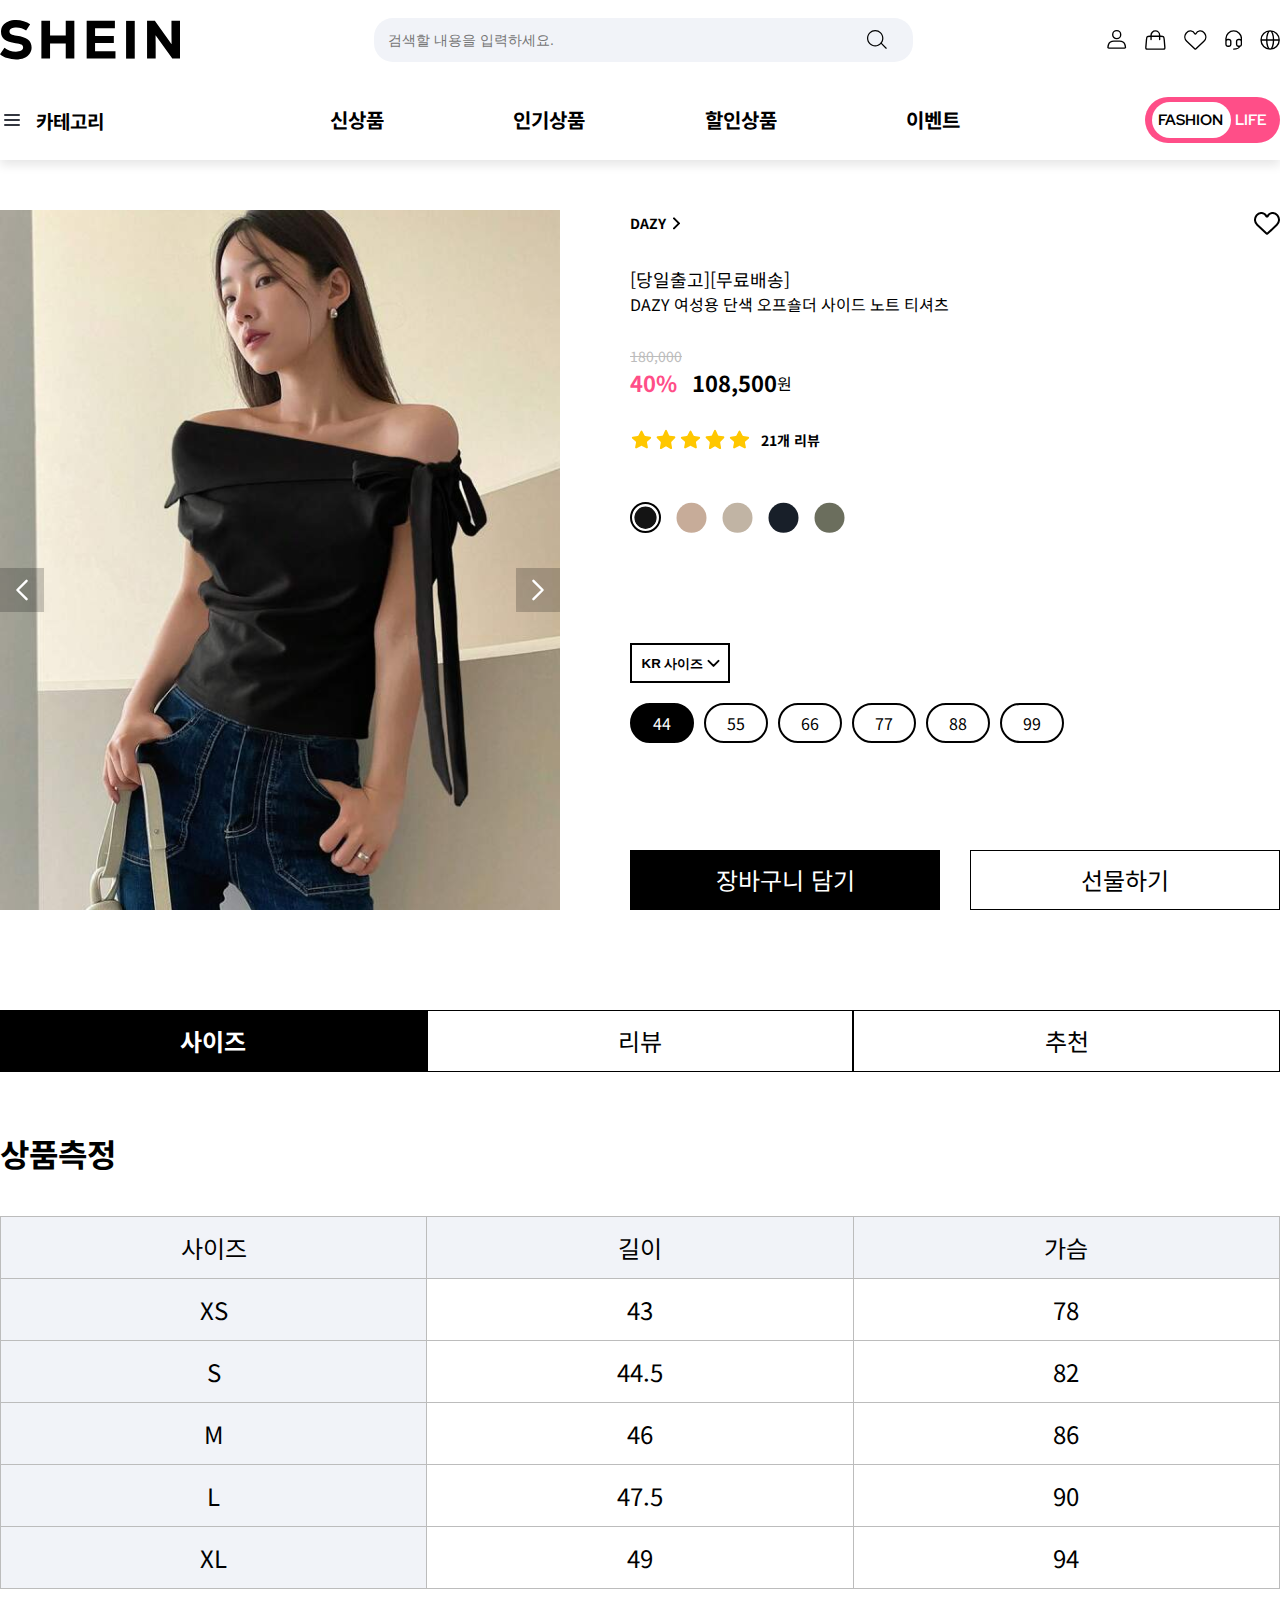
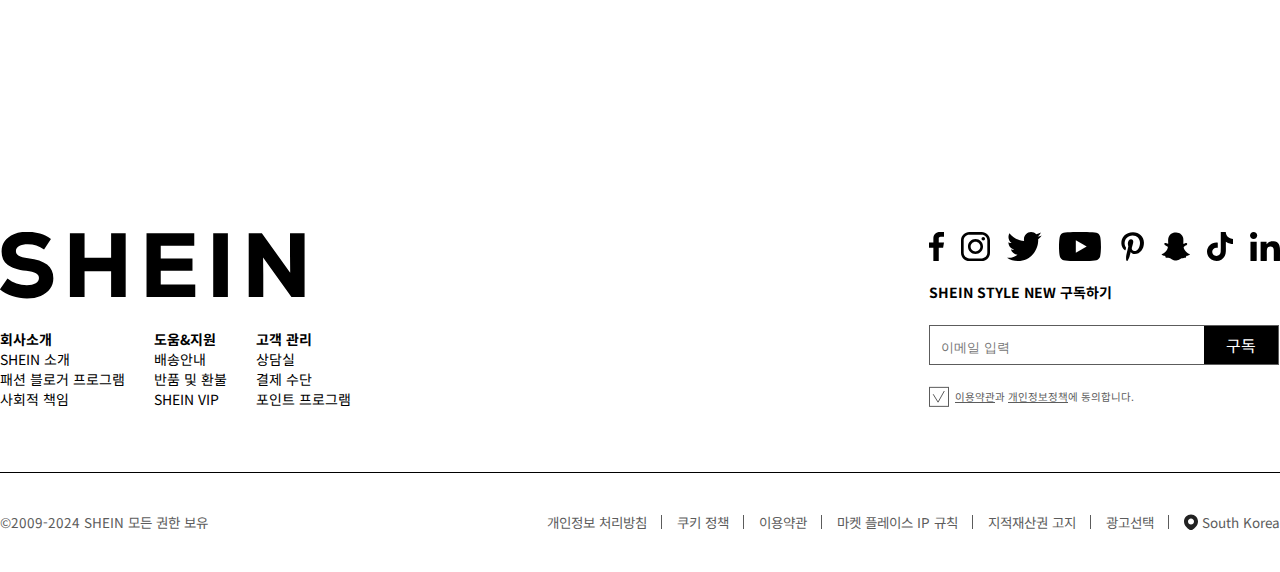
<file: sub.html>
<!DOCTYPE html>
<html lang="ko">

<head>
    <meta charset="UTF-8">
    <meta name="viewport" content="width=device-width, initial-scale=1.0">
    <title>Shein - detail</title>
    <link rel="stylesheet" href="css/sub.css">
    <script src="https://code.jquery.com/jquery-1.12.4.min.js"></script>
    <script src="./script/sub.js"></script>

</head>

<body>
    <div id="wrap">
        <header>
            <div class="header-inner">
                <div class="top-header">
                    <div class="logo-box">
                        <a href="./index.html" class="logo"></a>
                    </div>
                    <div class="search">
                        <input type="text" placeholder="검색할 내용을 입력하세요." class="search-box">
                        <div class="search-img"></div>
                    </div>
                    <ul class="header-utils">
                        <li class="header-utils-list"><a href="#" class="header-utils-link"></a></li>
                        <li class="header-utils-list"><a href="./shopping-cart.html" class="header-utils-link"></a></li>
                        <li class="header-utils-list"><a href="#" class="header-utils-link"></a></li>
                        <li class="header-utils-list"><a href="#" class="header-utils-link"></a></li>
                        <li class="header-utils-list"><a href="#" class="header-utils-link"></a></li>
                    </ul>
                </div>
                <div class="header-bottom">
                    <div class="category">
                        <div class="category-cont">
                            <a href="#a" class="category-btn">카테고리</a>
                            <ul class="main-category">
                                <li class="main-category-list">
                                    <a href="#a" class="main-category-link">여성의류</a>
                                    <ul class="sub-category">
                                        <li class="sub-category-item">
                                            <a href="#a" class="sub-category-link">
                                                신상품
                                            </a>
                                        </li>
                                        <li class="sub-category-item">
                                            <a href="#a" class="sub-category-link">
                                                상의
                                            </a>
                                        </li>
                                        <li class="sub-category-item">
                                            <a href="#a" class="sub-category-link">
                                                아우터
                                            </a>
                                        </li>
                                        <li class="sub-category-item">
                                            <a href="#a" class="sub-category-link">
                                                하의
                                            </a>
                                        </li>
                                        <li class="sub-category-item">
                                            <a href="#a" class="sub-category-link">
                                                원피스/스커트
                                            </a>
                                        </li>
                                        <li class="sub-category-item">
                                            <a href="#a" class="sub-category-link">
                                                속옷/홈웨어
                                            </a>
                                        </li>
                                        <li class="sub-category-item">
                                            <a href="#a" class="sub-category-link">
                                                스포츠웨어
                                            </a>
                                        </li>
                                        <li class="sub-category-item">
                                            <a href="#a" class="sub-category-link">
                                                임부복
                                            </a>
                                        </li>
                                        <li class="sub-category-item">
                                            <a href="#a" class="sub-category-link">
                                                파티웨어
                                            </a>
                                        </li>
                                    </ul>
                                </li>
                                <li class="main-category-list">
                                    <a href="#a" class="main-category-link">남성의류</a>
                                    <ul class="sub-category">
                                        <li class="sub-category-item">
                                            <a href="#a" class="sub-category-link">
                                                신상품
                                            </a>
                                        </li>
                                        <li class="sub-category-item">
                                            <a href="#a" class="sub-category-link">
                                                상의
                                            </a>
                                        </li>
                                        <li class="sub-category-item">
                                            <a href="#a" class="sub-category-link">
                                                아우터
                                            </a>
                                        </li>
                                        <li class="sub-category-item">
                                            <a href="#a" class="sub-category-link">
                                                하의
                                            </a>
                                        </li>

                                        <li class="sub-category-item">
                                            <a href="#a" class="sub-category-link">
                                                속옷/홈웨어
                                            </a>
                                        </li>
                                        <li class="sub-category-item">
                                            <a href="#a" class="sub-category-link">
                                                스포츠웨어
                                            </a>
                                        </li>

                                        <li class="sub-category-item">
                                            <a href="#a" class="sub-category-link">
                                                파티웨어
                                            </a>
                                        </li>
                                    </ul>
                                </li>
                                <li class="main-category-list">
                                    <a href="#a" class="main-category-link">플러스 사이즈</a>
                                    <ul class="sub-category">
                                        <li class="sub-category-item">
                                            <a href="#a" class="sub-category-link">
                                                신상품
                                            </a>
                                        </li>
                                        <li class="sub-category-item">
                                            <a href="#a" class="sub-category-link">
                                                상의
                                            </a>
                                        </li>
                                        <li class="sub-category-item">
                                            <a href="#a" class="sub-category-link">
                                                아우터
                                            </a>
                                        </li>
                                        <li class="sub-category-item">
                                            <a href="#a" class="sub-category-link">
                                                하의
                                            </a>
                                        </li>
                                        <li class="sub-category-item">
                                            <a href="#a" class="sub-category-link">
                                                원피스/스커트
                                            </a>
                                        </li>
                                        <li class="sub-category-item">
                                            <a href="#a" class="sub-category-link">
                                                속옷/홈웨어
                                            </a>
                                        </li>
                                        <li class="sub-category-item">
                                            <a href="#a" class="sub-category-link">
                                                스포츠웨어
                                            </a>
                                        </li>
                                        <li class="sub-category-item">
                                            <a href="#a" class="sub-category-link">
                                                파티웨어
                                            </a>
                                        </li>
                                    </ul>
                                </li>
                                <li class="main-category-list">
                                    <a href="#a" class="main-category-link">키즈</a>
                                    <ul class="sub-category">
                                        <li class="sub-category-item">
                                            <a href="#a" class="sub-category-link">
                                                신상품
                                            </a>
                                        </li>
                                        <li class="sub-category-item">
                                            <a href="#a" class="sub-category-link">
                                                상의
                                            </a>
                                        </li>
                                        <li class="sub-category-item">
                                            <a href="#a" class="sub-category-link">
                                                아우터
                                            </a>
                                        </li>
                                        <li class="sub-category-item">
                                            <a href="#a" class="sub-category-link">
                                                하의
                                            </a>
                                        </li>
                                        <li class="sub-category-item">
                                            <a href="#a" class="sub-category-link">
                                                세트 의류
                                            </a>
                                        </li>
                                        <li class="sub-category-item">
                                            <a href="#a" class="sub-category-link">
                                                신발
                                            </a>
                                        </li>
                                        <li class="sub-category-item">
                                            <a href="#a" class="sub-category-link">
                                                속옷/홈웨어
                                            </a>
                                        </li>
                                        <li class="sub-category-item">
                                            <a href="#a" class="sub-category-link">
                                                시즌/테마
                                            </a>
                                        </li>
                                        <li class="sub-category-item">
                                            <a href="#a" class="sub-category-link">
                                                12개월 이하
                                            </a>
                                        </li>
                                        <li class="sub-category-item">
                                            <a href="#a" class="sub-category-link">
                                                가방
                                            </a>
                                        </li>
                                        <li class="sub-category-item">
                                            <a href="#a" class="sub-category-link">
                                                악세서리
                                            </a>
                                        </li>
                                    </ul>
                                </li>
                                <li class="main-category-list">
                                    <a href="#a" class="main-category-link">신발</a>
                                    <ul class="sub-category">
                                        <li class="sub-category-item">
                                            <a href="#a" class="sub-category-link">
                                                신상품
                                            </a>
                                        </li>
                                        <li class="sub-category-item">
                                            <a href="#a" class="sub-category-link">
                                                샌들/슬리퍼
                                            </a>
                                        </li>
                                        <li class="sub-category-item">
                                            <a href="#a" class="sub-category-link">
                                                스니커즈
                                            </a>
                                        </li>
                                        <li class="sub-category-item">
                                            <a href="#a" class="sub-category-link">
                                                구두
                                            </a>
                                        </li>
                                        <li class="sub-category-item">
                                            <a href="#a" class="sub-category-link">
                                                부츠
                                            </a>
                                        </li>
                                        <li class="sub-category-item">
                                            <a href="#a" class="sub-category-link">
                                                스포츠화
                                            </a>
                                        </li>
                                        <li class="sub-category-item">
                                            <a href="#a" class="sub-category-link">
                                                안전화
                                            </a>
                                        </li>
                                    </ul>
                                </li>
                                <li class="main-category-list">
                                    <a href="#a" class="main-category-link">패션소품</a>
                                    <ul class="sub-category">
                                        <li class="sub-category-item">
                                            <a href="#a" class="sub-category-link">
                                                신상품
                                            </a>
                                        </li>
                                        <li class="sub-category-item">
                                            <a href="#a" class="sub-category-link">
                                                모자
                                            </a>
                                        </li>
                                        <li class="sub-category-item">
                                            <a href="#a" class="sub-category-link">
                                                양말
                                            </a>
                                        </li>
                                        <li class="sub-category-item">
                                            <a href="#a" class="sub-category-link">
                                                액세서리
                                            </a>
                                        </li>
                                    </ul>
                                </li>
                            </ul>
                        </div>

                    </div>
                    <ul class="main-list">
                        <li class="main-item"><a href="#" class="main-link">신상품</a></li>
                        <li class="main-item"><a href="#" class="main-link">인기상품</a></li>
                        <li class="main-item"><a href="#" class="main-link">할인상품</a></li>
                        <li class="main-item"><a href="#" class="main-link">이벤트</a></li>
                    </ul>
                    <ul class="header-category">
                        <li class="category-circle fashion"></li>
                        <li class="header-list first">
                            <a href="#" class="header-link is-active">FASHION</a>
                        </li>
                        <li class="header-list second">
                            <a href="#" class="header-link">LIFE</a>
                        </li>
                    </ul>
                </div>

            </div>
        </header>
        <main>
            <section class="item-info">
                <div class="item-info-inner">
                    <div class="item-image">
                        <a href="#a" class="slide-btn left">
                            <img src="./images/sub/slide-btn-left.svg" alt="슬라이드버튼">
                        </a>
                        <a href="#a" class="slide-btn right">
                            <img src="./images/sub/slide-btn-right.svg" alt="슬라이드버튼">
                        </a>
                        <div class="slide-list first is-active">
                            <div class="slide-menu">
                                <img src="./images/sub/DAZY-여성용-단색-오프숄더-사이드-타이-티셔츠2.png" alt="슬라이드" class="slide-item">
                                <img src="./images/sub/DAZY-여성용-단색-오프숄더-사이드-타이-티셔츠4.png" alt="슬라이드" class="slide-item">
                                <img src="./images/sub/DAZY-여성용-단색-오프숄더-사이드-타이-티셔츠6.png" alt="슬라이드" class="slide-item">
                                <img src="./images/sub/DAZY-여성용-단색-오프숄더-사이드-타이-티셔츠5.png" alt="슬라이드" class="slide-item">
                                <img src="./images/sub/DAZY-여성용-단색-오프숄더-사이드-타이-티셔츠3.png" alt="슬라이드" class="slide-item">
                            </div>
                        </div>
                        <div class="slide-list second">
                            <div class="slide-menu">
                                <img src="./images/sub/slide/2/1.png"
                                    alt="슬라이드" class="slide-item">
                                <img src="./images/sub/slide/2/2.png"
                                    alt="슬라이드" class="slide-item">
                                <img src="./images/sub/slide/2/3.png"
                                    alt="슬라이드" class="slide-item">
                                <img src="./images/sub/slide/2/4.png"
                                    alt="슬라이드" class="slide-item">
                                <img src="./images/sub/slide/2/5.png"
                                    alt="슬라이드" class="slide-item">
                            </div>
                        </div>
                        <div class="slide-list third">
                            <div class="slide-menu">
                                <img src="./images/sub/slide/3/1.png"
                                    alt="슬라이드" class="slide-item">
                                <img src="./images/sub/slide/3/2.png"
                                    alt="슬라이드" class="slide-item">
                                <img src="./images/sub/slide/3/3.png"
                                    alt="슬라이드" class="slide-item">
                                <img src="./images/sub/slide/3/4.png"
                                    alt="슬라이드" class="slide-item">
                                <img src="./images/sub/slide/3/5.png"
                                    alt="슬라이드" class="slide-item">
                            </div>
                        </div>
                        <div class="slide-list fourth">
                            <div class="slide-menu">
                                <img src="./images/sub/slide/4/1.png" alt="슬라이드" class="slide-item">
                                <img src="./images/sub/slide/4/2.png" alt="슬라이드" class="slide-item">
                                <img src="./images/sub/slide/4/3.png" alt="슬라이드" class="slide-item">
                                <img src="./images/sub/slide/4/4.png" alt="슬라이드" class="slide-item">
                                <img src="./images/sub/slide/4/5.png" alt="슬라이드" class="slide-item">
                            </div>
                        </div>
                        <div class="slide-list fifth">
                            <div class="slide-menu">
                                <img src="./images/sub/slide/5/1.png"
                                    alt="슬라이드" class="slide-item">
                                <img src="./images/sub/slide/5/2.png"
                                    alt="슬라이드" class="slide-item">
                                <img src="./images/sub/slide/5/3.png"
                                    alt="슬라이드" class="slide-item">
                                <img src="./images/sub/slide/5/4.png"
                                    alt="슬라이드" class="slide-item">
                                <img src="./images/sub/slide/5/5.png"
                                    alt="슬라이드" class="slide-item">
                            </div>
                        </div>
                    </div>
                    <div class="item-detail">
                        <div class="brand">
                            <a href="#a" class="brand-title">
                                DAZY
                                <span class="brand-arrow"></span>
                            </a>
                        </div>
                        <div class="item-title-box">
                            <span class="delivery">[당일출고][무료배송]</span>
                            <span class="item-title">DAZY 여성용 단색 오프숄더 사이드 노트 티셔츠</span>
                        </div>
                        <div class="price">
                            <span class="item-price">180,000</span>
                            <div class="sale-box">
                                <span class="sale-rate">40%</span>
                                <span class="sale-price">108,500</span>
                                <span class="won">원</span>
                            </div>
                        </div>
                        <div class="review">
                            <div class="star"></div>
                            <div class="review-count">21개 리뷰</div>
                        </div>
                        <ul class="item-colors">
                            <li class="color-item">
                                <a href="#a" class="color-link first">
                                    <img class="is-active" src="./images/sub/Ellipse-134.svg" alt="컬러">
                                </a>
                            </li>
                            <li class="color-item">
                                <a href="#a" class="color-link second">
                                    <img class="" src="./images/sub/Ellipse-132.svg" alt="컬러">
                                </a>
                            </li>
                            <li class="color-item">
                                <a href="#a" class="color-link third">
                                    <img src="./images/sub/Ellipse-133.svg" alt="컬러">
                                </a>
                            </li>
                            <li class="color-item">
                                <a href="#a" class="color-link fourth">
                                    <img src="./images/sub/Ellipse-138.svg" alt="컬러">
                                </a>
                            </li>
                            <li class="color-item">
                                <a href="#a" class="color-link fifth">
                                    <img src="./images/sub/Ellipse-136.svg" alt="컬러">
                                </a>
                            </li>
                        </ul>
                        <div class="size">
                            <select class="country">
                                <option value="#">KR 사이즈</option>
                            </select>
                            <ul class="size-num">
                                <li class="size-item is-active">
                                    <a href="#a" class="size-link">44</a>
                                </li>
                                <li class="size-item">
                                    <a href="#a" class="size-link">55</a>
                                </li>
                                <li class="size-item">
                                    <a href="#a" class="size-link">66</a>
                                </li>
                                <li class="size-item">
                                    <a href="#a" class="size-link">77</a>
                                </li>
                                <li class="size-item">
                                    <a href="#a" class="size-link">88</a>
                                </li>
                                <li class="size-item">
                                    <a href="#a" class="size-link">99</a>
                                </li>
                            </ul>
                        </div>
                        <div class="shop-btn">
                            <a href="#a" class="btn cart">장바구니 담기</a>
                            <a href="#a" class="btn gift">선물하기</a>
                        </div>
                    </div>

                </div>
            </section>

            <section class="detail-cont">
                <div class="detail-cont-inner">
                    <ul class="detail-menu">
                        <li class="detail-item size">
                            <a href="#a" class="detail-link is-active">사이즈</a>
                        </li>
                        <li class="detail-item review">
                            <a href="#a" class="detail-link">리뷰</a>
                        </li>
                        <li class="detail-item recommend">
                            <a href="#a" class="detail-link">추천</a>
                        </li>
                    </ul>
                    <div class="size-inner is-active">
                        <p class="detail-title">
                            상품측정
                        </p>
                        <table class="detail-size">
                            <tr>
                                <td>사이즈</td>
                                <td>길이</td>
                                <td>가슴</td>
                            </tr>
                            <tr>
                                <td>XS</td>
                                <td>43</td>
                                <td>78</td>
                            </tr>
                            <tr>
                                <td>S</td>
                                <td>44.5</td>
                                <td>82</td>
                            </tr>
                            <tr>
                                <td>M</td>
                                <td>46</td>
                                <td>86</td>
                            </tr>
                            <tr>
                                <td>L</td>
                                <td>47.5</td>
                                <td>90</td>
                            </tr>
                            <tr>
                                <td>XL</td>
                                <td>49</td>
                                <td>94</td>
                            </tr>
                        </table>
                    </div>
                    <div class="review-inner">
                        <p class="detail-title">고객 리뷰</p>
                        <div class="review-cont">
                            <div class="satisfaction">
                                <p class="satis-title">상품 만족도</p>
                                <div class="rating">
                                    <p class="rating-num">4.9 / 5</p>
                                    <div class="rating-star"></div>
                                </div>
                            </div>
                            <div class="review-detail-cont">
                                <div class="cont">
                                    <p class="cont-item">사이즈</p>
                                    <div class="eva">
                                        <span>잘 맞아요</span>
                                        <span>90%</span>
                                    </div>
                                </div>
                                <div class="cont">
                                    <p class="cont-item">핏</p>
                                    <div class="eva">
                                        <span>슬림핏</span>
                                        <span>70%</span>
                                    </div>
                                </div>
                                <div class="cont">
                                    <p class="cont-item">컬러</p>
                                    <div class="eva">
                                        <span>화면과 같아요</span>
                                        <span>100%</span>
                                    </div>
                                </div>
                                <div class="cont">
                                    <p class="cont-item">길이</p>
                                    <div class="eva">
                                        <span>적당함</span>
                                        <span>80%</span>
                                    </div>
                                </div>
                            </div>
                        </div>
                        <div class="all-review">
                            <div class="all-review-title">
                                <p class="all-title">전체 리뷰(21)</p>
                                <p class="image-title">이미지</p>
                                <p class="recommend-text">추천순</p>
                                <p class="new-text">최신순</p>
                            </div>
                            <ul class="user-review-list">
                                <li class="user-review-item">
                                    <a href="#a" class="user-review-link">
                                        <div class="review-img"></div>
                                        <div class="user-rating">
                                            <div class="user-star-rating"></div>
                                            <div class="user-detail-review">
                                                <p class="user-info">전체 핏:정사이즈</p>
                                                <p class="user-info">색:블랙</p>
                                                <p class="user-info">사이즈:M</p>
                                            </div>
                                            <p class="user-text">생각보다 더 예뻐요! 최근에 쇼핑 한 것 중에 제일 만족합니당~</p>
                                        </div>
                                        <div class="user-recommend">
                                            <div class="flex-recommend">
                                                <p class="user-recommend-rate">도움이 돼요(4)</p>
                                                <p class="user-name">m****n</p>
                                            </div>
                                            <p class="date">2024.08.19</p>
                                        </div>

                                    </a>
                                </li>
                                <li class="user-review-item">
                                    <a href="#a" class="user-review-link">
                                        <div class="review-img"></div>
                                        <div class="user-rating">
                                            <div class="user-star-rating"></div>
                                            <div class="user-detail-review">
                                                <p class="user-info">전체 핏:정사이즈</p>
                                                <p class="user-info">색:베이지</p>
                                                <p class="user-info">사이즈:M</p>
                                            </div>
                                            <p class="user-text">만족해요~~ 다들 구매하세요!</p>
                                        </div>
                                        <div class="user-recommend">
                                            <div class="flex-recommend">
                                                <p class="user-recommend-rate">도움이 돼요(3)</p>
                                                <p class="user-name">s*****g</p>
                                            </div>
                                            <p class="date">2024.08.16</p>
                                        </div>
                                    </a>
                                </li>
                                <li class="user-review-item">
                                    <a href="#a" class="user-review-link">
                                        <div class="review-img"></div>
                                        <div class="user-rating">
                                            <div class="user-star-rating"></div>
                                            <div class="user-detail-review">
                                                <p class="user-info">전체 핏:정사이즈</p>
                                                <p class="user-info">색:베이지</p>
                                                <p class="user-info">사이즈:S</p>
                                            </div>
                                            <p class="user-text">핏이 생각과는 달랐지만.. 치마에 입으니 예쁘네요</p>
                                        </div>
                                        <div class="user-recommend">
                                            <div class="flex-recommend">
                                                <p class="user-recommend-rate">도움이 돼요(1)</p>
                                                <p class="user-name">h***n</p>
                                            </div>
                                            <p class="date">2024.08.15</p>
                                        </div>

                                    </a>
                                </li>
                            </ul>
                            <div class="slide-btn">
                                <img class="left-arrow" src="./images/slide-arrow1.svg" alt="슬라이드 화살표">
                                <p class="page">1</p>
                                <p class="last-page">4</p>
                                <img class="right-arrow" src="./images/slide-arrow2.svg" alt="슬라이드 화살표">
                            </div>
                        </div>
                        
                    </div>
                    <div class="shop-inner">
                    <ul class="shop-list">
                        <li class="shop-item">
                            <a href="#" class="shop-link">
                                <div class="item-image"></div>
                                <div class="text-box">
                                    <p class="brand">DAZY</p>
                                    <p class="item-name">타이 다이 셔링 스플릿 햄 탑</p>
                                    <p class="item-price"><span class="dis-rate">5%</span> <span
                                            class="price">42,000</span>
                                        <span class="sale-price">39,900</span></p>
                                </div>
                            </a>
                        </li>
                        <li class="shop-item">
                            <a href="#" class="shop-link">
                                <div class="item-image"></div>
                                <div class="text-box">
                                    <p class="brand">DAZY</p>
                                    <p class="item-name">여성용 단색 오프숄더 사이드 타이 티셔츠</p>
                                    <p class="item-price"><span class="dis-rate">5%</span> <span
                                            class="price">42,000</span>
                                        <span class="sale-price">39,900</span></p>

                                </div>
                            </a>
                        </li>
                        <li class="shop-item">
                            <a href="#" class="shop-link">
                                <div class="item-image"></div>
                                <div class="text-box">
                                    <p class="brand">DAZY</p>
                                    <p class="item-name">상추 트림 비대칭 밑단티</p>
                                    <p class="item-price"><span class="dis-rate">5%</span> <span
                                            class="price">42,000</span>
                                        <span class="sale-price">39,900</span></p>

                                </div>
                            </a>
                        </li>
                        <li class="shop-item">
                            <a href="#" class="shop-link">
                                <div class="item-image">
                                </div>
                                <div class="text-box">
                                    <p class="brand">DAZY</p>
                                    <p class="item-name">레터 그래픽 컷 아웃 리브 니트 티셔츠</p>
                                    <p class="item-price"><span class="dis-rate">5%</span> <span
                                            class="price">42,000</span>
                                        <span class="sale-price">39,900</span></p>
                                </div>
                            </a>
                        </li>
                    </ul>
                    <ul class="shop-list second">
                        <li class="shop-item">
                            <a href="#" class="shop-link">
                                <div class="item-image"></div>
                                <div class="text-box">
                                    <p class="brand">DAZY</p>
                                    <p class="item-name">타이 다이 셔링 스플릿 햄 탑</p>
                                    <p class="item-price"><span class="dis-rate">5%</span> <span
                                            class="price">42,000</span>
                                        <span class="sale-price">39,900</span></p>
                                </div>
                            </a>
                        </li>
                        <li class="shop-item">
                            <a href="#a" class="shop-link">
                                <div class="item-image"></div>
                                <div class="text-box">
                                    <p class="brand">DAZY</p>
                                    <p class="item-name">여성용 단색 오프숄더 사이드 타이 티셔츠</p>
                                    <p class="item-price"><span class="dis-rate">5%</span> <span
                                            class="price">42,000</span>
                                        <span class="sale-price">39,900</span></p>

                                </div>
                            </a>
                        </li>
                        <li class="shop-item">
                            <a href="#" class="shop-link">
                                <div class="item-image"></div>
                                <div class="text-box">
                                    <p class="brand">DAZY</p>
                                    <p class="item-name">상추 트림 비대칭 밑단티</p>
                                    <p class="item-price"><span class="dis-rate">5%</span> <span
                                            class="price">42,000</span>
                                        <span class="sale-price">39,900</span></p>

                                </div>
                            </a>
                        </li>
                        <li class="shop-item">
                            <a href="#" class="shop-link">
                                <div class="item-image">
                                </div>
                                <div class="text-box">
                                    <p class="brand">DAZY</p>
                                    <p class="item-name">레터 그래픽 컷 아웃 리브 니트 티셔츠</p>
                                    <p class="item-price"><span class="dis-rate">5%</span> <span
                                            class="price">42,000</span>
                                        <span class="sale-price">39,900</span></p>
                                </div>
                            </a>
                        </li>

                    </ul>
                </div>
                </div>
            </section>
        </main>
        <footer>
            <div class="footer-inner">
                <div class="footer-title">
                    <div class="blogo"></div>
                    <div class="footer-blist">
                        <ul class="footer-cont">
                            <li class="list-title">회사소개</li>
                            <li class="cont-item"><a href="#a" class="cont-link">SHEIN 소개</a></li>
                            <li class="cont-item"><a href="#a" class="cont-link">패션 블로거 프로그램</a></li>
                            <li class="cont-item"><a href="#a" class="cont-link">사회적 책임</a></li>
                        </ul>
                        <ul class="footer-cont">
                            <li class="list-title">도움&지원</li>
                            <li class="cont-item"><a href="#a" class="cont-link">배송안내</a></li>
                            <li class="cont-item"><a href="#a" class="cont-link">반품 및 환불</a></li>
                            <li class="cont-item"><a href="#a" class="cont-link">SHEIN VIP</a></li>
                        </ul>
                        <ul class="footer-cont">
                            <li class="list-title">고객 관리</li>
                            <li class="cont-item"><a href="#a" class="cont-link">상담실</a></li>
                            <li class="cont-item"><a href="#a" class="cont-link">결제 수단</a></li>
                            <li class="cont-item"><a href="#a" class="cont-link">포인트 프로그램</a></li>
                        </ul>
                    </div>
                </div>
                <div class="subscribe">
                    <ul class="sns-btn">
                        <li class="sns-item"><a href="#a" class="sns-link"></a></li>
                        <li class="sns-item"><a href="#a" class="sns-link"></a></li>
                        <li class="sns-item"><a href="#a" class="sns-link"></a></li>
                        <li class="sns-item"><a href="#a" class="sns-link"></a></li>
                        <li class="sns-item"><a href="#a" class="sns-link"></a></li>
                        <li class="sns-item"><a href="#a" class="sns-link"></a></li>
                        <li class="sns-item"><a href="#a" class="sns-link"></a></li>
                        <li class="sns-item"><a href="#a" class="sns-link"></a></li>
                    </ul>
                    <p>SHEIN STYLE NEW 구독하기</p>
                    <div class="e-mail">
                        <input type="text" placeholder="이메일 입력" class="e-mail-box">
                        <div class="e-mail-btn"><a href="#a" class="sub-btn">구독</a></div>
                    </div>
                    <p class="check-btn">
                        <img src="./images/Group-1797.svg" alt="체크박스">
                        <u>이용약관</u>과&nbsp;<u>개인정보정책</u>에 동의합니다.
                    </p>
                </div>
            </div>
            <div class="footer-inner bottom">
                <div class="copy">
                    <p class="copy-text">&copy;2009-2024 SHEIN 모든 권한 보유</p>
                </div>
                <ul class="bmenu">
                    <li class="bmenu-item">
                        <a href="#a" class="bmenu-link">개인정보 처리방침</a>
                    </li>
                    <li class="bmenu-item">
                        <a href="#a" class="bmenu-link">쿠키 정책</a>
                    </li>
                    <li class="bmenu-item">
                        <a href="#a" class="bmenu-link">이용약관</a>
                    </li>
                    <li class="bmenu-item">
                        <a href="#a" class="bmenu-link">마켓 플레이스 IP 규칙</a>
                    </li>
                    <li class="bmenu-item">
                        <a href="#a" class="bmenu-link">지적재산권 고지</a>
                    </li>
                    <li class="bmenu-item">
                        <a href="#a" class="bmenu-link">광고선택</a>
                    </li>
                    <li class="bmenu-item">
                        <a href="#a" class="bmenu-link locate">South Korea</a>
                    </li>
                </ul>
            </div>
        </footer>
    </div>
</body>

</html>
</file>
<file: css/style.css>
@charset "UTF-8";


@import url('https://fonts.googleapis.com/css2?family=Dancing+Script:wght@400..700&family=Red+Hat+Display:ital,wght@0,300..900;1,300..900&display=swap');
@import url('https://fonts.googleapis.com/css2?family=Inter:wght@100..900&family=Noto+Sans+KR:wght@100..900&display=swap');

@keyframes animation-plwpox {
    0% {
        opacity: 0;
    }

    100% {
        opacity: 1;
    }

    
}

.scroll::-webkit-scrollbar {
    display: none;
  }

:root {
    --main--color: #ff4e88;
    --sub--color: #bcbcbc;
}

* {
    margin: 0;
    padding: 0;
    box-sizing: border-box;
}

body{
    
    }
    
   ::-webkit-scrollbar {
     display: none;
   }

body {
    font-family: "Red Hat Display", sans-serif;
    -ms-overflow-style: none;

}

::-webkit-scrollbar {
    display: none;
  }

a {
    display: block;
    text-decoration: none;
}

li {
    list-style: none;
}

span {
    display: block;
}

#wrap {
    position: relative;
    width: 100%;
}

/* ==============HEADER============== */

header {
    width: 100%;
    height: 160px;
    box-shadow: 0 5px 10px rgb(0, 0, 0, 0.1);
}

header .header-inner {
    width: 100%;
    height: 100%;
    max-width: 1340px;
    margin: 0 auto;
    min-width: 900px;
}

header .header-inner .top-header {
    width: 100%;
    height: 50%;
    display: flex;
    align-items: center;
    justify-content: space-between;
}

header .header-inner .top-header .logo-box {
    display: flex;
}

header .header-inner .top-header .logo-box .logo {
    display: flex;
    width: 180px;
    height: 40px;
    background: url(../images/Group.svg);
}



header .header-inner .top-header .search {
    width: 539px;
    height: 44px;
    display: flex;
    align-items: center;
    justify-content: space-between;
    border: none;
    background-color: #F1F3F8;
    border-radius: 19px;
    padding-left: 14px;
}

header .header-inner .top-header .search .search-box {
    width: 300px;
    height: 38px;
    background-color: #F1F3F8;
    border: none;
    outline: none;
    font-size: 14px;
}

header .header-inner .top-header .search .search-img {
    background: url(../images/ico_search_01.svg.svg) no-repeat;
    width: 20px;
    height: 20px;
    margin-right: 26px;
}

header .header-inner .top-header .header-utils {
    display: flex;
    gap: 18px;
}

header .header-inner .top-header .header-utils .header-utils-list .header-utils-link {
    width: 20px;
    height: 20px;
    background: url(../images/Group\ 1795.svg) no-repeat center/cover;
    background-size: 100%;
}

header .header-inner .top-header .header-utils .header-utils-list:nth-child(2) .header-utils-link {
    background: url(../images/Vector.svg)no-repeat center/cover;
    width: 20.95px;
}

header .header-inner .top-header .header-utils .header-utils-list:nth-child(3) .header-utils-link {
    background: url(../images/Vector\ 15.svg) no-repeat center/cover;
    width: 22.99px;
}

header .header-inner .top-header .header-utils .header-utils-list:nth-child(4) .header-utils-link {
    background: url(../images/Vector-1.svg) no-repeat center/cover;
    width: 16.84px;
}

header .header-inner .top-header .header-utils .header-utils-list:nth-child(5) .header-utils-link {
    background: url(../images/Vector-2.svg) no-repeat center/cover;
}

header .header-bottom {
    width: 100%;
    height: 50%;
    display: flex;
    justify-content: space-between;
    position: relative;
}



header .header-bottom .category-btn {
    display: flex;
    font-size: 19px;
    font-weight: bold;
    color: #000;
    height: 80px;
    align-items: center;
    width: 100%;

}

header .header-bottom .category .category-btn::before {
    content: '';
    background: url(../images/Menu.svg)no-repeat;
    width: 24px;
    height: 24px;
    display: block;
    line-height: 80px;
    padding-right: 12px;
}

header .header-bottom .category {
    z-index: 11;
    font-family: "Noto Sans KR", sans-serif;
}

header .header-bottom .category .category-cont {
    position: relative;
    z-index: 11;
}


header .header-bottom .category .main-category {
    width: 170%;
    background-color: #fff;
    position: absolute;
    display: none;
    z-index: 10;
}

header .header-bottom .category .main-category.is-active {
    display: block;
}

header .header-bottom .category .main-category .main-category-list {
    width: 100%;
    height: 43px;
    line-height: 43px;
    display: flex;
}

header .header-bottom .category .main-category .main-category-list:hover {
    background-color: #f7f7f7;
}

header .header-bottom .category .main-category .main-category-list .main-category-link {
    width: 100%;
    height: 100%;
    display: flex;
    justify-content: space-between;
    align-items: center;
    padding: 0 16px 0 26px;
    color: #000;
    font-size: 17px;
    font-weight: 500;

}

header .header-bottom .category .main-category .main-category-list .main-category-link::after {
    background: url(../images/category/Vector.svg) no-repeat center/cover;
    width: 5px;
    height: 10px;
    background-size: 100%;
    content: '';
}

header .header-bottom .category .main-category .main-category-list .sub-category {
    position: absolute;
    background-color: #f7f7f7;
    animation: 0.2s linear 0s 1 normal none running animation-plwpox;
    transition: .2s;
    height: 258px;
    left: 100%;
    display: none;
    width: 100%;
    top: 0;
}

header .header-bottom .category .main-category .main-category-list .sub-category.is-active {
    top: 0;
    width: 100%;
    transition: .2s;
    display: block;
}

header .header-bottom .category .main-category .main-category-list .sub-category .sub-category-item {
    padding: 0 26px;
    width: 100%;
    background-color: #f7f7f7;

}

header .header-bottom .category .main-category .main-category-list .sub-category .sub-category-item:hover {
    background-color: #e6e6e6
}

header .header-bottom .category .main-category .main-category-list .sub-category .sub-category-item .sub-category-link {
    color: #000;
    font-size: 17px;
}


header .header-bottom .main-list {
    display: flex;
    height: 100%;
    text-align: center;
    font-family: "Noto Sans KR", sans-serif;
    width: 60%;
    justify-content: center;
    margin-left: 40px;
}

header .header-bottom .main-list .main-item {
    height: 100%;
    width: 100%;
}

header .header-bottom .main-list .main-link {
    height: 100%;
    line-height: 80px;
    /* padding: 0 70px; */
    width: 100%;
    color: #000;
    font-size: 20px;
    font-weight: bold;

}

header .header-bottom .main-list .main-link:hover {
    color: var(--main--color);
}


.header-bottom .header-category {
    display: flex;
    align-items: center;
    padding: 7px;
    background-color: var(--main--color);
    border-radius: 30px;
    position: relative;
    height: 46px;
    top: 50%;
    transform: translateY(-50%);
    font-family: "Red Hat Display", sans-serif;

}

.header-bottom .header-category.life {
    background-color: #308FFF;
    transition: .2s;
}

.header-bottom .header-category .category-circle.fashion {
    position: absolute;
    left: 7px;
    width: 78.92px;
    height: 36px;
    background-color: #fff;
    border-radius: 30px;
    z-index: 7;
    transition: .3s;
    transition-duration: .7s;

}

.header-bottom .header-category .category-circle.life {
    position: absolute;
    transform: translateX(78.92px);
    width: 44.77px;
    height: 36px;
    background-color: #fff;
    border-radius: 30px;
    z-index: 7;
    transition: .3s;
    transition-duration: .7s;
}

.header-bottom .header-category .header-list {
    /* padding: 0 18px; */
    z-index: 9;
}

.header-bottom .header-category .header-list:nth-child(2) {
    padding-right: 0;
}



.header-bottom .header-category .header-list .header-link {
    width: 100%;
    font-size: 15px;
    padding: 9px 6px;
    font-weight: bold;
    color: #fff;
    border-radius: 30px;
    z-index: 9;
    transition: .3s;
}

.header-bottom .header-category .header-list .header-link.is-active {
    color: #000;
    transition: .3s;
}


/* =============MAIN=========== */
main {
    width: 100%;
    height: 100%;
}


.main-slide {
    width: 100%;
    margin-top: 50px;
    height: 600px;
}

.main-slide .main-slide-inner {
    max-width: 1340px;
    height: 100%;
    position: relative;
    overflow: hidden;
    min-width: 900px;
    margin: 0 auto;
}

.main-slide .swiper {
    top: 0;
    left: 0;
    width: 400%;
    display: flex;
    height: 550px;
    position: absolute;
}

.main-slide .main-slide-list {
    width: 100%;
    display: flex;
    justify-content: center;
    gap: 25px;
}


.main-slide .main-slide-list .main-slide-item {
    width: 100%;
    height: 550px;
}


.main-slide .main-slide-list .main-slide-item .main-slide-link {
    background: url(../images/slide1/김유정.png) no-repeat center/cover;
    width: 100%;
    height: 100%;
    border-radius: 20px;
    position: relative;
}

.main-slide .main-slide-list .main-slide-item .main-slide-link .slide-text-box {
    position: absolute;
    bottom: 29.95px;
    padding: 0 30px;
}

.main-slide .main-slide-list .main-slide-item .main-slide-link .slide-text-box p {
    font-family: "Noto Sans KR", sans-serif;
    color: #fff;
    display: -webkit-box;
    -webkit-line-clamp: 1;
    -webkit-box-orient: vertical;
    text-overflow: ellipsis;
    overflow: hidden;

}

.main-slide .main-slide-list .main-slide-item .main-slide-link .slide-text-box .slide-title {
    font-size: 32px;
    font-weight: bold;
}

.main-slide .main-slide-list .main-slide-item .main-slide-link .slide-text-box .slide-detail {
    font-size: 14px;
    font-weight: bold;
    margin-top: 10px;
}

.main-slide .main-slide-list .main-slide-item:nth-child(2) .main-slide-link {
    background: url(../images/slide1/스트로베리-숏케잌.png) no-repeat center/cover;
}

.main-slide .main-slide-list .main-slide-item:nth-child(3) .main-slide-link {
    background: url(../images/slide1/파워퍼프.png) no-repeat center/cover;
}

.main-slide .main-slide-list.second .main-slide-item .main-slide-link {
    background: url(../images/slide2/1717580744fe8071a8ea2beb5a9a1e9043dd91ae93_thumbnail_600x.png)no-repeat center/cover;
}

.main-slide .main-slide-list.second .main-slide-item:nth-child(2) .main-slide-link {
    background: url(../images/slide2/1721029405d02c201c868805d8e12eef3dd89d29e6_thumbnail_600x.png) no-repeat center/cover;
}

.main-slide .main-slide-list.second .main-slide-item:nth-child(3) .main-slide-link {
    background: url(../images/slide2/1721965345f1bc9cc670e9f8a47e92358a18a4ca90_thumbnail_600x.png) no-repeat center/cover;
}

.main-slide .main-slide-list.third .main-slide-item .main-slide-link {
    background: url(../images/slide3/1711597230d32036cba91ca62f662be23b08bc48f2_thumbnail_600x.png) no-repeat center/cover;
}

.main-slide .main-slide-list.third .main-slide-item:nth-child(2) .main-slide-link {
    background: url(../images/slide3/1713447147f003c900f61d9e6229034b554f2bbf3c_thumbnail_600x.png) no-repeat center/cover;
}

.main-slide .main-slide-list.third .main-slide-item:nth-child(3) .main-slide-link {
    background: url(../images/slide3/1715779911ef3cb8fd387d2314240b10402e589dab_thumbnail_600x.png) no-repeat center/cover;
}

.main-slide .main-slide-list.fourth .main-slide-item .main-slide-link {
    background: url(../images/slide4/165413740480b2d213b19bccd7fbf5c698182ad8e6_thumbnail_600x.png) no-repeat center/cover;
}

.main-slide .main-slide-list.fourth .main-slide-item:nth-child(2) .main-slide-link {
    background: url(../images/slide4/1721097325d7d9bfcadf8e2be1b0136dbc480e820f_thumbnail_600x.png) no-repeat center/cover;
}

.main-slide .main-slide-list.fourth .main-slide-item:nth-child(3) .main-slide-link {
    background: url(../images/slide4/1721386252898bbad7d9ccb3689327c6ad056a9e0d_thumbnail_600x.png) no-repeat center/cover;
}

.main-slide .slide-btn {
    display: flex;
    align-items: center;
    margin-top: 30px;
    justify-content: center;
    position: absolute;
    bottom: 0;
    left: 50%;
    transform: translateX(-50%);
}

.main-slide .slide-btn p {
    padding: 0 15px;
    font-size: 15px;
    font-weight: 600;
}

.main-slide .slide-btn .page,
.mo-page {
    border-right: 1px solid #bcbcbc;
}


.main-slide .slide-btn .last-page
.mo-last-page {
    color: #bcbcbc;
}

.main-slide .slide-btn .left-arrow {
    padding-right: 15px;
    cursor: pointer;
}

.main-slide .slide-btn .right-arrow {
    padding-left: 15px;
    cursor: pointer;
}

.shop-info {
    width: 100%;
    margin-top: 64px;
}

.shop-info-inner {
    max-width: 1340px;
    margin: 0 auto;
    min-width: 900px;
}

.shop-info .title {
    font-family: "Noto Sans KR", sans-serif;
    font-size: 32px;
    font-weight: bold;
    display: flex;
    justify-content: space-between;
    align-items: center;
}

.shop-info .title::after {
    content: '';
    background: url(../images/plus.svg) no-repeat center/cover;
    width: 18px;
    height: 18px;
    cursor: pointer;
}

.title {
    font-family: "Noto Sans KR", sans-serif;
    font-size: 32px;
    font-weight: bold;
    display: flex;
    justify-content: space-between;
    align-items: center;
}

.title::after {
    content: '';
    background: url(../images/plus.svg) no-repeat center/cover;
    width: 18px;
    height: 18px;
    cursor: pointer;
}


.shop-info .shop-list {
    margin-top: 30px;
    display: flex;
    justify-content: space-between;
    height: 445px;
    gap: 30px;
}

.shop-info .shop-list .shop-item {
    width: 100%;
    height: 100%;
    position: relative;
}

.shop-info .shop-list .shop-item .shop-link .item-image {
    border-radius: 20px;
    width: 100%;
    height: 355px;
    background: url(../images/쉐인/랭킹-베스트/DAZY\ 타이\ 다이\ 주름링\ 스플릿\ 헴\ 탑2.webp) no-repeat center/cover;
}

.shop-info .shop-list .shop-item:nth-child(2) .shop-link .item-image {
    background: url(../images/쉐인/랭킹-베스트/DAZY-여성용-단색-오프숄더-사이드-타이-티셔츠2.webp) no-repeat center/cover;
}

.shop-info .shop-list .shop-item:nth-child(3) .shop-link .item-image {
    background: url(../images/쉐인/랭킹-베스트/DAZY\ 상추트림\ 비대칭\ 밑단티.webp) no-repeat center/cover;
}

.shop-info .shop-list .shop-item:nth-child(4) .shop-link .item-image {
    background: url(../images/쉐인/랭킹-베스트/DAZY\ 레터\ 그래픽\ 컷\ 아웃\ 리브\ 니트\ 티셔츠2.webp) no-repeat center/cover;
}

.shop-info .shop-list .shop-item .shop-link .text-box {
    height: calc(100% - 355px);
    margin-top: 20px;
    font-family: "Noto Sans KR", sans-serif;
    font-size: 14px;
    font-weight: bold;
    color: #000;
}

.shop-info .shop-list .shop-item .shop-link .text-box p {
    display: -webkit-box;
    -webkit-line-clamp: 1;
    -webkit-box-orient: vertical;
    text-overflow: ellipsis;
    overflow: hidden;
}

.shop-info .shop-list .shop-item .shop-link .text-box .item-name {
    font-weight: normal;
    margin-top: 5px;
}

.shop-info .shop-list .shop-item .shop-link .text-box .item-price {
    display: flex;
    margin-top: 5px;
}

.shop-info .shop-list .shop-item .shop-link .text-box .item-price span {
    padding-right: 10px;
}

.shop-info .shop-list .shop-item .shop-link .text-box .item-price .dis-rate {
    color: var(--main--color);
}

.shop-info .shop-list .shop-item .shop-link .text-box .item-price .price {
    font-weight: normal;
    text-decoration: line-through;
    color: var(--sub--color);
}


.banner {
    max-width: 1340px;
    min-width: 900px;
    margin: 0 auto;
    height: 200px;
    margin-top: 80px;
    background: url(../images/중간\ 배너.png) no-repeat center/cover;
}

.shop-info.sale {
    margin-top: 64px;
}

.shop-info.sale .shop-list .shop-item .shop-link .item-image {
    border-radius: 20px;
    width: 100%;
    height: 355px;
    background: url(../images/쉐인/세일/Zhen\ Liu\ 아티스트\ 걸코어\ 캐주얼\ 메시\ 프린트\ 초상화\ 라운드\ 넥\ 슬림\ 크롭\ 여성\ 상의\ \(2\).webp) no-repeat center/cover;
}

.shop-info.sale .shop-list .shop-item:nth-child(2) .shop-link .item-image {
    background: url(../images/쉐인/세일/SHEIN\ EZwear\ 여성용\ 5인치\ 카고\ 반바지\,\ 봄과\ 여름\ 옷에\ 적합\ \(2\).webp) no-repeat center/cover;
}

.shop-info.sale .shop-list .shop-item:nth-child(3) .shop-link .item-image {
    background: url(../images/쉐인/세일/SHEIN\ EZwear\ 여름용\ 캐주얼\ 슬림\ 핏\ 숏컷\ 더블\ 컬러\ 스파이스\ 캐미솔\ 탑\ \(1\).webp) no-repeat center/cover;
}

.shop-info.sale .shop-list .shop-item:nth-child(4) .shop-link .item-image {
    background: url(../images/쉐인/세일/SHEIN\ EZwear\ 빅\ 사이즈\ 앞\ 버튼\ 호형\ 아랫단\ 티.webp) no-repeat center/cover;
}

.recommend-brand {
    width: 100%;
    margin-top: 84px;
}

.recommend-brand .recommend-brand-inner {
    max-width: 1340px;
    min-width: 900px;
    margin: 0 auto;
}

.recommend-brand .recommend-brand-inner .brand-form {
    margin-top: 30px;
    display: flex;
    justify-content: space-between;
    width: 100%;
    align-items: center;
}

.recommend-brand .recommend-brand-inner .brand-form .brand-list {
    display: flex;
    width: 100%;
    justify-content: space-between;
    height: 210px;
    align-items: center;
}

.recommend-brand .recommend-brand-inner .brand-form .brand-list .brand-item {
    width: 200px;
    height: 200px;
    border-radius: 50%;
    box-shadow: 0 0 10px rgb(0, 0, 0, 0.3);
    position: relative;
    overflow: hidden;
}

.recommend-brand .recommend-brand-inner .brand-form .brand-list .brand-item .brand-link {
    width: 400%;
    height: 200px;
    display: flex;
    position: absolute;
    top: 0;
    left: 0;
}

.recommend-brand .recommend-brand-inner .brand-form .brand-list .brand-item .brand-link img {
    width: 200px;
    height: 200px;
    overflow: hidden;
}





.fashion-gallery {
    margin-top: 84px;
    width: 100%;
}

.fashion-gallery .fashion-gallery-inner {
    max-width: 1340px;
    min-width: 900px;
    margin: 0 auto;
}

.fashion-gallery .fashion-category {
    width: 100%;
    margin-top: 30px;
    gap: 10px;
    display: flex;
}

.fashion-gallery .fashion-category .fashion-category-item .fashion-category-link {
    padding: 10px 24px;
    font-size: 14px;
    border: 2px solid #000;
    border-radius: 20px;
    color: #000;
}

.fashion-gallery .fashion-category .fashion-category-item.is-active .fashion-category-link {
    color: #fff;
    background-color: #000;
}

.fashion-gallery .fashion-list {
    margin-top: 30px;
    display: flex;
    width: 100%;
    justify-content: space-between;
    gap: 25px;
}

.fashion-gallery .fashion-list .fashion-item {
    width: 100%;
    height: 100%;
}

.fashion-gallery .fashion-list .fashion-item .fashion-image {
    width: 100%;
    height: 430px;
    background: url(../images/fashion-gallery/Group\ 1800.png) no-repeat center/cover;
    border-radius: 20px;
}

.fashion-gallery .fashion-list .fashion-item:nth-child(2) .fashion-image {
    background: url(../images/fashion-gallery/31.png);
}

.fashion-gallery .fashion-list .fashion-item:nth-child(3) .fashion-image {
    background: url(../images/fashion-gallery/32.png);
}

.fashion-gallery .fashion-list .fashion-item2 {
    margin-top: 30px;
    display: flex;
    align-items: center;
}

.fashion-gallery .fashion-list .fashion-item2 .fashion-item2-image {
    width: 100px;
    height: 100px;
    background: url(../images/fashion-gallery/1662014386608dd8ad27738417210acb44d8c9c6ca_thumbnail_220x293.png) no-repeat center/cover;
    /* margin-right: 25px; */
    border-radius: 10px;
}

.fashion-gallery .fashion-list .fashion-item2.second .fashion-item2-image {
    background: url(../images/fashion-gallery/1615864318bf8cd59f9bc71d72c4e446866062267b_thumbnail_900x.png);
}

.fashion-gallery .fashion-list .fashion-item:nth-child(2) .fashion-item2 .fashion-item2-image {
    background: url(../images/fashion-gallery/1687916999cad070e9b2796a8e1471377158288533_thumbnail_220x293.png);
}

.fashion-gallery .fashion-list .fashion-item:nth-child(2) .fashion-item2.second .fashion-item2-image {
    background: url(../images/fashion-gallery/170985873670c6f739a578175ab184bb23427e54de_thumbnail_220x293.png);
}

.fashion-gallery .fashion-list .fashion-item:nth-child(3) .fashion-item2 .fashion-item2-image {
    background: url(../images/fashion-gallery/Mask\ group.png);
}

.fashion-gallery .fashion-list .fashion-item:nth-child(3) .fashion-item2.second .fashion-item2-image {
    background: url(../images/fashion-gallery/Mask\ group-1.png);
}

.fashion-gallery .fashion-list .fashion-item2 .title-box2 {
    font-family: "Noto Sans KR", sans-serif;
    color: #000;
    margin-left: 25px;
    width: 70%;
}

.fashion-gallery .fashion-list .fashion-item2 .title-box2 .sub-brand {
    font-weight: bold;
    font-size: 14px;
}

.fashion-gallery .fashion-list .fashion-item2 .title-box2 .sub-item-name {
    font-size: 14px;
    margin-top: 5px;
    display: -webkit-box;
    -webkit-line-clamp: 1;
    -webkit-box-orient: vertical;
    text-overflow: ellipsis;
    overflow: hidden;
}

.fashion-gallery .fashion-list .fashion-item2 .title-box2 .sub-price {
    display: flex;
    margin-top: 5px;
}

.fashion-gallery .fashion-list .fashion-item2 .title-box2 .sub-price span {
    padding-right: 10px;
}

.fashion-gallery .fashion-list .fashion-item2 .title-box2 .sub-price .sub-rate {
    font-weight: bold;
    color: var(--main--color);
}

.fashion-gallery .fashion-list .fashion-item2 .title-box2 .sub-price .sub-item-price {
    color: var(--sub--color);
    text-decoration: line-through;
}

.fashion-gallery .fashion-list .fashion-item2 .title-box2 .sub-price .sub-sale-price {
    font-weight: bold;
}


/* ===========FOOTER============ */

footer {
    font-family: "Noto Sans KR", sans-serif;
    margin-top: 181px;
}


.footer-inner {
    margin: 0 auto;
    max-width: 1340px;
    min-width: 900px;
    display: flex;
    justify-content: space-between;
    padding-top: 62px;
}

.footer-inner .blogo {
    background: url(../images/Group.svg)no-repeat center/cover;
    width: 305.68px;
    height: 67px;
}

.footer-inner .footer-blist {
    display: flex;
}

.footer-inner .footer-blist .footer-cont {
    margin-top: 30px;
    margin-right: 29px;
}

.footer-inner .footer-blist .footer-cont .list-title {
    font-weight: bold;
    color: #000;
    font-size: 14px;
}



.footer-inner .footer-blist .footer-cont .cont-item .cont-link {
    color: #000;
    font-size: 14px;
}


.footer-inner .subscribe .sns-btn {
    display: flex;
    gap: 17px;
}

.footer-inner .subscribe .sns-btn .sns-item .sns-link {
    background: url(../images/Frame.svg)no-repeat;
    background-size: contain;
    width: 15px;
    height: 29px;
}

.footer-inner .subscribe .sns-btn .sns-item:nth-child(2) .sns-link {
    background: url(../images/Frame-1.svg) no-repeat;
    width: 29px;
    height: 29px;
}

.footer-inner .subscribe .sns-btn .sns-item:nth-child(3) .sns-link {
    background: url(../images/Frame-2.svg) no-repeat;
    width: 35px;
    height: 29px;
}

.footer-inner .subscribe .sns-btn .sns-item:nth-child(4) .sns-link {
    background: url(../images/Frame-3.svg) no-repeat;
    width: 45px;
    height: 29px;
}

.footer-inner .subscribe .sns-btn .sns-item:nth-child(5) .sns-link {
    background: url(../images/Frame-4.svg) no-repeat;
    width: 23px;
    height: 29px;
}

.footer-inner .subscribe .sns-btn .sns-item:nth-child(6) .sns-link {
    background: url(../images/Frame-5.svg) no-repeat;
    width: 29px;
    height: 29px;
}

.footer-inner .subscribe .sns-btn .sns-item:nth-child(7) .sns-link {
    background: url(../images/Frame-6.svg) no-repeat;
    width: 26px;
    height: 29px;
}

.footer-inner .subscribe .sns-btn .sns-item:nth-child(8) .sns-link {
    background: url(../images/Frame-7.svg) no-repeat;
    width: 30px;
    height: 29px;
}

.footer-inner .subscribe p {
    margin-top: 18px;
    font-size: 14px;
    color: #000;
    font-weight: bold;
    height: 27.84px;
    line-height: 27.84px;
}

.footer-inner .subscribe .e-mail {
    margin-top: 18px;
    width: 350px;
    height: 40px;
    border: 1px solid #5c5c5c;
    position: relative;
    padding: 7px 11px;
    padding-right: 93px;
}

.footer-inner .subscribe .e-mail .sub-btn {
    position: absolute;
    right: 0;
    top: 0;
    background-color: #000;
    color: #fff;
    height: 100%;
    line-height: 38px;
    padding: 0 22px;
}

.footer-inner .subscribe .e-mail .e-mail-box {
    width: 100%;
    height: 100%;
    border: none;
    outline: none;
}

.footer-inner .subscribe .check-btn {
    display: flex;
    align-items: center;
    font-size: 10.5px;
    font-weight: normal;
    color: #5c5c5c;
}

.footer-inner .subscribe .check-btn img {
    margin-right: 6px;
    cursor: pointer;
}

.footer-inner.bottom {
    height: 100px;
    padding: 0;
    align-items: center;
    margin-top: 61px;
    border-top: 1px solid #000;
}

.footer-inner.bottom .copy .copy-text {
    font-size: 13.5px;
    color: #5c5c5c;
}

.footer-inner.bottom .bmenu {
    display: flex;
}

.footer-inner.bottom .bmenu-item {
    /* border-right: 1px solid #5c5c5c; */
    position: relative;
}

.bmenu-item::after {
    content: "";
    width: 1px;
    height: 14px;
    position: absolute;
    top: 50%;
    right: 0;
    transform: translateY(-50%);
    background-color: #5c5c5c;
}

.bmenu-item:last-child::after {
    content: none;
}

.footer-inner.bottom .bmenu-item .bmenu-link {
    padding: 0 15px;
    font-size: 13.5px;
    color: #5c5c5c;
}

.footer-inner.bottom .bmenu-item:last-child .bmenu-link {
    padding: 0;
    padding-left: 15px;
}

.footer-inner.bottom .bmenu-item:last-child {
    border: none;
}

.footer-inner.bottom .bmenu-item:last-child .bmenu-link.locate {
    display: flex;
    align-items: center;
}

.footer-inner.bottom .bmenu-item:last-child .bmenu-link.locate::before {
    content: '';
    background: url(../images/Subtract.svg) no-repeat;
    width: 14px;
    height: 15.9px;
    background-size: 100%;
    margin-right: 4px;
}


/* ==============POPUP============= */


.popup-fixed {
    position: fixed;
    left: 0;
    top: 0;
    right: 0;
    bottom: 0;
    background: rgba(0, 0, 0, 0.3);
    z-index: 10;
}

.popup-fixed.is-hide {
    display: none;
}

.popup {
    width: 450px;
    height: 450px;
    position: fixed;
    left: 50%;
    top: 50%;
    transform: translate(-50%, -50%);
    background-color: #fff;
}

/* .popup-inner {
    width: 301px;
    margin: 0 auto;
} */

.popup-inner .popup-title {
    margin-top: 59px;
    font-size: 23px;
    text-align: center;
}

.popup-inner .popup-title p:nth-child(2) {
    font-size: 29px;
    font-weight: bold;
}

.popup-inner .coupon {
    background: url(../images/popup/Group\ 1817.png) no-repeat center/cover;
    width: 300px;
    height: 159.47px;
    margin: 0 auto;
    margin-top: 30px;
}

.popup-inner .sign-btn {
    font-weight: bold;
    font-size: 14px;
    padding: 12px 51px;
    background-color: #000;
    color: #fff;
    width: 301px;
    text-align: center;
    margin: 0 auto;
    margin-top: 30px;
    display: flex;
    justify-content: space-between;
    border-radius: 10px;
}

.popup-inner .sign-btn::after {
    content: '';
    background: url(../images/popup/Vector\ 10.svg) no-repeat center;
    width: 14.39px;
    height: 19.07px;
}

.popup-inner .close {
    background: url(../images/popup/Vector.svg) no-repeat center;
    position: absolute;
    top: 25px;
    right: 25px;
    width: 14px;
    height: 14px;

}

.remote {
    position: fixed;
    right: 142px;
    /* top: 50%; */
    /* transform: translateY(-50%); */
    bottom: 30px;
    padding: 7px;
    opacity: 1;
    border-radius: 20px;
}

.remote .remote-btn {
    background: url(../images/ai-bot.svg) no-repeat center;
    width: 50px;
    height: 50px;
    margin-top: 10px;
}

.remote .remote-btn:first-child {
    margin-top: 0;
}

.remote .remote-btn.top {
    background: url(../images/remote/Group\ 1813.svg);
    background-color: #fff;
    border-radius: 50%;
}

.remote .remote-btn.bottom {
    background: url(../images/remote/Group\ 1814.svg);
    background-color: #fff;
    border-radius: 50%;
}

.remote .remote-btn.ai:hover {
    background: url(../images/ai-bot-hover.svg);
}

.remote .remote-btn.ai {
    position: relative;
}

.remote .remote-btn.ai .ai-text {
    position: absolute;
    right: 62px;
    width: 280px;
    height: 47px;
    text-align: center;
    line-height: 47px;
    bottom: 26px;
    background-color: #ddd;
    font-size: 16px;
    color: #000;
    padding: 0 14px;
    border-radius: 13px;
    border-bottom-right-radius: 0;
    box-shadow: inset 0 1px 5px rgb(0, 0, 0, 0.25);
    display: none;
}

.remote .remote-btn.ai:hover .ai-text {
    display: block;
}

.chat {
    width: 483px;
    height: 621px;
    background-color: #fff;
    position: absolute;
    bottom: 26px;
    right: 67px;
    box-shadow: 0 0 20px rgb(0, 0, 0, 0.25);
    border-radius: 40px;
    overflow: hidden;
    opacity: 1;
    display: none;

}

.chat.is-active {
    display: block;
}

.chat .chat-title {
    text-align: center;
    height: 82px;
    line-height: 82px;
    font-size: 20px;
    font-weight: 700;
    box-shadow: 0 -4px 10px rgb(0, 0, 0, 0.25);
    padding: 0 30px;
    color: #000;
}

.chat .chat-box {
    padding: 0 30px;
    position: absolute;
    bottom: 103px;
    width: auto;
}

.chat .chat-box p {
    margin-top: 20px;
    box-sizing: content-box;
    display: inline-block;
    margin-left: auto;
    float: right;
    font-size: 16px;
    color: #555;
    border-radius: 54px;
}

.chat .chat-box .chat-balloon {
    border: 1px solid #ddd;
    padding: 10px 20px;
}

.chat .chat-box .chat-balloon.gray {
    float: left;
    background-color: #eee;
    border-radius: 21px;
    border-top-left-radius: 0;
    box-shadow: inset 0 1px 5px rgb(0, 0, 0, 0.25);
}

.chat .user-chat {
    height: 83.36px;
    box-shadow: 0 4px 10px rgb(0, 0, 0, 0.25);
    position: absolute;
    bottom: 0;
    width: 100%;
    padding: 21px 30px;
    display: flex;
    justify-content: space-between;
    align-items: center;
}

.chat .user-chat .photo {
    background: url(../images/chat/photo.svg) no-repeat center;
    width: 30px;
    height: 100%;
    cursor: pointer;
}

.chat .user-chat .camera {
    background: url(../images/chat/camera.svg) no-repeat center;
    width: 24px;
    height: 100%;
    cursor: pointer;
}

.chat .user-chat .text-box {
    background-color: #ddd;
    width: 299px;
    height: 100%;
    border-radius: 46px;
    padding: 0 14px;
}

.chat .user-chat .text-box input {
    background-color: #ddd;
    border: none;
    outline: none;
    height: 100%;
    width: 100%;

}

.chat .user-chat .chat-btn {
    background: url(../images/chat/pointer.svg) no-repeat center;
    width: 23px;
    height: 23px;
    cursor: pointer;
}

.chat .chat-close {
    background: url(../images/chat/Close_round.svg)no-repeat center;
    width: 24px;
    height: 24px;
    position: absolute;
    top: 30px;
    right: 25px;
    cursor: pointer;
}

.mo-main-slider {
    display: none;
}

@media(max-width: 1599px) {
    .remote {
        right: 10px;
    }
}

@media(max-width: 767px) {
    header .header-inner {
        width: 100%;
        height: 100%;
        margin: 0 auto;
        min-width: unset;
        padding: 0 30px;

    }

    header .header-inner .top-header .logo-box .logo {
        background: url(../images/mo-logo.png) no-repeat center;
        width: 128px;
        height: 30px;
    }

    header .header-bottom .main-list {
        margin-left: 0;
        gap: 10px;
        width: 100%;
    }

    header .header-bottom .category-btn {
        font-size: 0;
    }

    header .header-bottom .category .category-btn::before {
        padding-right: 0;
    }

    header .header-inner .top-header .header-utils {
        gap: 0;
    }

    header .header-inner .top-header .header-utils .header-utils-list:nth-child(1) {
        padding-right: 25px;
    }

    header .header-inner .top-header .header-utils .header-utils-list:nth-child(3) .header-utils-link {
        display: none;
    }

    header .header-inner .top-header .header-utils .header-utils-list:nth-child(4) .header-utils-link {
        display: none;
    }

    header .header-inner .top-header .header-utils .header-utils-list:nth-child(5) .header-utils-link {
        display: none;
    }

    header .header-inner .top-header .search {
        width: 100%;
        height: 44px;
        margin: 0 41px;
    }

    header .header-inner .top-header .search .search-box {
        width: 80%;

    }

    header .header-bottom .category .main-category {
        width: 700%;
    }

    .main-slide {
        display: none;
    }

    .main-slide .main-slide-inner {
        min-width: unset;
    }

    .main-slide .swiper {
        box-sizing: content-box;
        justify-content: unset;
    }

    .shop-info-inner {
        min-width: unset;
        width: 100%;
        padding: 0 30px;
        overflow: hidden;
    }

    .shop-info .shop-list {
        justify-content: unset;
        box-sizing: content-box;
        gap: 20px;
        height: 100%;
        overflow-x: scroll;
    }

    .shop-info .shop-list.is-active {
        pointer-events: none;
    }

    .shop-info .shop-list .shop-item {
        width: 219.1px;
        flex-shrink: 0;
    }

    .shop-info .shop-list .shop-item .shop-link {
        width: 100%;
        height: 100%;
    }

    .shop-info .shop-list .shop-item .shop-link.is-active {
        pointer-events: none;
    }

    .shop-info .shop-list .shop-item .shop-link .item-image {
        width: 219.1px;
        height: 249.29px;
    }
    


    .banner {
        min-width: unset;
        background-size: contain;
        margin-left: 30px;
        margin-right: 30px;
        height: 20vw;
        margin-top: 0;
        margin-top: 60px;
    }

    .recommend-brand .recommend-brand-inner {
        min-width: unset;
        width: 100%;
        padding: 0 30px;
        overflow: hidden;
    }

    .shop-info.sale .shop-list .shop-item .shop-link .item-image {
        width: 219.1px;
        height: 249.29px;

    }

    .recommend-brand .recommend-brand-inner .brand-form .brand-list {
        justify-content: unset;
        box-sizing: content-box;
        gap: 20px;
        overflow-x: scroll;
    }

    .recommend-brand .recommend-brand-inner .brand-form .brand-list .brand-item {
        flex-shrink: 0;
    }


    .fashion-gallery .fashion-gallery-inner {
        min-width: unset;
        padding: 0 30px;
        overflow: hidden;
    }

    .fashion-gallery .fashion-list {
        overflow-x: scroll;
    }

    .fashion-gallery .fashion-list .fashion-item .fashion-image {
        width: 430px;
        height: 430px;
    }

    footer {
        padding: 0 30px;
        margin-top: 60px;
    }

    .footer-inner {
        min-width: unset;
        display: block;
        width: 100%;
    }

    .footer-inner .subscribe {
        margin-top: 30px;
    }

    .footer-inner .subscribe p {
        display: none;
    }

    .footer-inner .subscribe .e-mail {
        display: none;
    }

    .footer-inner .subscribe .check-btn {
        display: none;
    }

    .footer-inner .subscribe .sns-btn {
        justify-content: center;
        gap: 30px;
    }

    .footer-inner .subscribe .sns-btn .sns-item .sns-link {
        background: url(../images/Frame.svg)no-repeat;
        background-size: contain;
        width: 20.69px;
        height: 40px;
    }
    
    .footer-inner .subscribe .sns-btn .sns-item:nth-child(2) .sns-link {
        background: url(../images/Frame-1.svg) no-repeat;
        background-size: contain;
        width: 40px;
        height: 40px;
    }
    
    .footer-inner .subscribe .sns-btn .sns-item:nth-child(3) .sns-link {
        background: url(../images/Frame-2.svg) no-repeat;
        background-size: contain;
        width: 50px;
        height: 40px;
    }
    
    .footer-inner .subscribe .sns-btn .sns-item:nth-child(4) .sns-link {
        background: url(../images/Frame-3.svg) no-repeat;
        background-size: contain;
        width: 58.78px;
        height: 40px;
    }
    
    .footer-inner .subscribe .sns-btn .sns-item:nth-child(5) .sns-link {
        background: url(../images/Frame-4.svg) no-repeat;
        background-size: contain;
        width: 32.65px;
        height: 40px;
    }
    
    .footer-inner .subscribe .sns-btn .sns-item:nth-child(6) .sns-link {
        background: url(../images/Frame-5.svg) no-repeat;
        background-size: contain;
        width: 40px;
        height: 40px;
    }
    
    .footer-inner .subscribe .sns-btn .sns-item:nth-child(7) .sns-link {
        background: url(../images/Frame-6.svg) no-repeat;
        background-size: contain;
        width: 36.73px;
        height: 40px;
    }
    
    .footer-inner .subscribe .sns-btn .sns-item:nth-child(8) .sns-link {
        background: url(../images/Frame-7.svg) no-repeat;
        background-size: contain;
        width: 41.63px;
        height: 40px;
    }

    .footer-inner.bottom {
        min-width: unset;
        height: 100%;
        margin-top: 30px;
    }

    .footer-inner.bottom .bmenu {
        justify-content: space-between;
        flex-wrap: wrap;
        padding-bottom: 30px;
        padding-top: 20px;
    }

    .footer-inner.bottom .bmenu-item {
        width: calc(100% / 2);
        padding: 5px 0;
    }

    .footer-inner.bottom .bmenu-item .bmenu-link {
        font-size: 12.54px;
        padding: 0;
    }

    .footer-inner.bottom .bmenu-item:last-child .bmenu-link.locate {
        padding: 0;
        padding-bottom: 20px;
    }

    .footer-inner.bottom .copy {
        position: absolute;
        bottom: 0;
    }

    .bmenu-item::after {
        content: none;
    }

    .mo-main-slider {
        width: 100%;
        overflow-x: scroll;
        position: relative;
        height: 78vW;
        display: block;
    }

    .mo-main-slider .mo-slider-list {
        display: flex;
        width: 300%;
        position: absolute;
        top: 0;
        left: 0;
    }

    .mo-main-slider .mo-slider-list .mo-slider-item {
        width: 100%;
        position: relative;
    }

    .mo-main-slider .mo-slider-list .mo-slider-item::before {
        content: '';
        background: url(../images/slide1/김유정.png)no-repeat center;
        background-size: 100%;
        opacity: .5;
        position: absolute;
        top: 0;
        right: 0;
        left: 0;
        bottom: 0;
    }

    .mo-main-slider .mo-slider-list .mo-slider-item:nth-child(2)::before {
        content: '';
        background: url(../images/slide1/스트로베리-숏케잌.png)no-repeat center;
        background-size: 100%;
        opacity: .5;
        position: absolute;
        top: 0;
        right: 0;
        left: 0;
        bottom: 0;
    }

    .mo-main-slider .mo-slider-list .mo-slider-item:nth-child(3)::before {
        content: '';
        background: url(../images/slide1/파워퍼프.png)no-repeat center;
        background-size: 100%;
        opacity: .5;
        position: absolute;
        top: 0;
        right: 0;
        left: 0;
        bottom: 0;
    }


    .mo-main-slider .mo-slider-list .mo-slider-item img {
        display: block;
        margin: 0 auto;
        width: 100%;
        height: 100%;
        position: relative;
    }

    .mo-main-slider .mo-slider-list .mo-slider-item a {

        display: block;
        margin: 0 auto;
        width: 50%;
        height: 70vw;
    }

    .mo-main-slider .mo-slider-list .mo-slider-item a .mo-slide-text-box {
        position: absolute;
        bottom: 29.95px;
        padding: 0 10px;
        z-index: 9;
    }

    .mo-main-slider .mo-slider-list .mo-slider-item a .mo-slide-text-box p {
        color: #fff ;
        font-size: 2vw;
        font-family: "Noto Sans KR", sans-serif;
    }

    .mo-main-slider .mo-slider-list .mo-slider-item a .mo-slide-text-box .slide-title {
        font-weight: bold;
        font-size: 3vw;
        
    }

    .mo-main-slider .slide-btn {
        display: flex;
        align-items: center;
        margin-top: 30px;
        justify-content: center;
        position: absolute;
        bottom: 0;
        left: 50%;
        transform: translateX(-50%);
    }

    .mo-main-slider .slide-btn p {
        padding: 0 15px;
        font-size: 15px;
        font-weight: 600;
    }

    .mo-main-slider .slide-btn .page {
        border-right: 1px solid #bcbcbc;
    }

    .mo-main-slider .slide-btn .last-page {
        color: #bcbcbc;
    }

    .mo-main-slider .slide-btn .mo-left-arrow {
        padding-right: 15px;
        cursor: pointer;
    }

    .mo-main-slider .slide-btn .mo-right-arrow {
        padding-left: 15px;
        cursor: pointer;
    }

    .footer-inner.bottom .copy .copy-text {
        padding-bottom: 20px;
    }

    .footer-inner .blogo {
        display: flex;
        background: url(../images/b-logo.png) no-repeat center;
        justify-content: center;
        width: 100%;
    }

    .footer-inner .footer-blist {
        display: none;
    }

    .remote .remote-btn.top,
    .remote .remote-btn.bottom {
        display: none;
    }

}
</file>
<file: css/shopping-cart.css>
@charset "UTF-8";


@import url('https://fonts.googleapis.com/css2?family=Dancing+Script:wght@400..700&family=Red+Hat+Display:ital,wght@0,300..900;1,300..900&display=swap');
@import url('https://fonts.googleapis.com/css2?family=Inter:wght@100..900&family=Noto+Sans+KR:wght@100..900&display=swap');

@keyframes animation-plwpox {
    0% {
        opacity: 0;
    }

    100% {
        opacity: 1;
    }

    
}


:root { --main--color: #ff4e88; --sub--color: #bcbcbc; } 

* { margin: 0; padding: 0; box-sizing: border-box; } 

body { font-family: "Red Hat Display", sans-serif; } 

#wrap { position: relative; width: 100%; } 

a { display: block; text-decoration: none; } 

li { list-style: none; } 

span { display: block; } 


/* ==============HEADER============== */

header {
    width: 100%;
    height: 160px;
    box-shadow: 0 5px 10px rgb(0, 0, 0, 0.1);
}

header .header-inner {
    width: 100%;
    height: 100%;
    max-width: 1340px;
    margin: 0 auto;
    min-width: 900px;
}

header .header-inner .top-header {
    width: 100%;
    height: 50%;
    display: flex;
    align-items: center;
    justify-content: space-between;
}

header .header-inner .top-header .logo-box {
    display: flex;
}

header .header-inner .top-header .logo-box .logo {
    display: flex;
    width: 180px;
    height: 40px;
    background: url(../images/Group.svg);
}



header .header-inner .top-header .search {
    width: 539px;
    height: 44px;
    display: flex;
    align-items: center;
    justify-content: space-between;
    border: none;
    background-color: #F1F3F8;
    border-radius: 19px;
    padding-left: 14px;
}

header .header-inner .top-header .search .search-box {
    width: 300px;
    height: 38px;
    background-color: #F1F3F8;
    border: none;
    outline: none;
    font-size: 14px;
}

header .header-inner .top-header .search .search-img {
    background: url(../images/ico_search_01.svg.svg) no-repeat;
    width: 20px;
    height: 20px;
    margin-right: 26px;
}

header .header-inner .top-header .header-utils {
    display: flex;
    gap: 18px;
}

header .header-inner .top-header .header-utils .header-utils-list .header-utils-link {
    width: 20px;
    height: 20px;
    background: url(../images/Group\ 1795.svg) no-repeat center/cover;
    background-size: 100%;
}

header .header-inner .top-header .header-utils .header-utils-list:nth-child(2) .header-utils-link {
    background: url(../images/Vector.svg)no-repeat center/cover;
    width: 20.95px;
}

header .header-inner .top-header .header-utils .header-utils-list:nth-child(3) .header-utils-link {
    background: url(../images/Vector\ 15.svg) no-repeat center/cover;
    width: 22.99px;
}

header .header-inner .top-header .header-utils .header-utils-list:nth-child(4) .header-utils-link {
    background: url(../images/Vector-1.svg) no-repeat center/cover;
    width: 16.84px;
}

header .header-inner .top-header .header-utils .header-utils-list:nth-child(5) .header-utils-link {
    background: url(../images/Vector-2.svg) no-repeat center/cover;
}

header .header-bottom {
    width: 100%;
    height: 50%;
    display: flex;
    justify-content: space-between;
    position: relative;
}



header .header-bottom .category-btn {
    display: flex;
    font-size: 19px;
    font-weight: bold;
    color: #000;
    height: 80px;
    align-items: center;
    width: 100%;

}

header .header-bottom .category .category-btn::before {
    content: '';
    background: url(../images/Menu.svg)no-repeat;
    width: 24px;
    height: 24px;
    display: block;
    line-height: 80px;
    padding-right: 12px;
}

header .header-bottom .category {
    z-index: 11;
    font-family: "Noto Sans KR", sans-serif;
}

header .header-bottom .category .category-cont {
    position: relative;
    z-index: 11;
}


header .header-bottom .category .main-category {
    width: 170%;
    background-color: #fff;
    position: absolute;
    display: none;
    z-index: 10;
}

header .header-bottom .category .main-category.is-active {
    display: block;
}

header .header-bottom .category .main-category .main-category-list {
    width: 100%;
    height: 43px;
    line-height: 43px;
    display: flex;
}

header .header-bottom .category .main-category .main-category-list:hover {
    background-color: #f7f7f7;
}

header .header-bottom .category .main-category .main-category-list .main-category-link {
    width: 100%;
    height: 100%;
    display: flex;
    justify-content: space-between;
    align-items: center;
    padding: 0 16px 0 26px;
    color: #000;
    font-size: 17px;
    font-weight: 500;

}

header .header-bottom .category .main-category .main-category-list .main-category-link::after {
    background: url(../images/category/Vector.svg) no-repeat center/cover;
    width: 5px;
    height: 10px;
    background-size: 100%;
    content: '';
}

header .header-bottom .category .main-category .main-category-list .sub-category {
    position: absolute;
    background-color: #f7f7f7;
    animation: 0.2s linear 0s 1 normal none running animation-plwpox;
    transition: .2s;
    height: 258px;
    left: 100%;
    display: none;
    width: 100%;
    top: 0;
}

header .header-bottom .category .main-category .main-category-list .sub-category.is-active {
    top: 0;
    width: 100%;
    transition: .2s;
    display: block;
}

header .header-bottom .category .main-category .main-category-list .sub-category .sub-category-item {
    padding: 0 26px;
    width: 100%;
    background-color: #f7f7f7;

}

header .header-bottom .category .main-category .main-category-list .sub-category .sub-category-item:hover {
    background-color: #e6e6e6
}

header .header-bottom .category .main-category .main-category-list .sub-category .sub-category-item .sub-category-link {
    color: #000;
    font-size: 17px;
}


header .header-bottom .main-list {
    display: flex;
    height: 100%;
    text-align: center;
    font-family: "Noto Sans KR", sans-serif;
    width: 60%;
    justify-content: center;
    margin-left: 40px;
}

header .header-bottom .main-list .main-item {
    height: 100%;
    width: 100%;
}

header .header-bottom .main-list .main-link {
    height: 100%;
    line-height: 80px;
    /* padding: 0 70px; */
    width: 100%;
    color: #000;
    font-size: 20px;
    font-weight: bold;

}

header .header-bottom .main-list .main-link:hover {
    color: var(--main--color);
}


.header-bottom .header-category {
    display: flex;
    align-items: center;
    padding: 7px;
    background-color: var(--main--color);
    border-radius: 30px;
    position: relative;
    height: 46px;
    top: 50%;
    transform: translateY(-50%);
    font-family: "Red Hat Display", sans-serif;

}

.header-bottom .header-category.life {
    background-color: #308FFF;
    transition: .2s;
}

.header-bottom .header-category .category-circle.fashion {
    position: absolute;
    left: 7px;
    width: 78.92px;
    height: 36px;
    background-color: #fff;
    border-radius: 30px;
    z-index: 7;
    transition: .3s;
    transition-duration: .7s;

}

.header-bottom .header-category .category-circle.life {
    position: absolute;
    transform: translateX(78.92px);
    width: 44.77px;
    height: 36px;
    background-color: #fff;
    border-radius: 30px;
    z-index: 7;
    transition: .3s;
    transition-duration: .7s;
}

.header-bottom .header-category .header-list {
    /* padding: 0 18px; */
    z-index: 9;
}

.header-bottom .header-category .header-list:nth-child(2) {
    padding-right: 0;
}



.header-bottom .header-category .header-list .header-link {
    width: 100%;
    font-size: 15px;
    padding: 9px 6px;
    font-weight: bold;
    color: #fff;
    border-radius: 30px;
    z-index: 9;
    transition: .3s;
}

.header-bottom .header-category .header-list .header-link.is-active {
    color: #000;
    transition: .3s;
}

/* -----------header----------- */


/* ===========FOOTER============ */

footer { font-family: "Noto Sans KR", sans-serif; margin-top: 181px; /*position: fixed; bottom: 0; left: 0; width: 100%;*/ } 


.footer-inner { margin: 0 auto; max-width: 1340px; min-width: 900px; display: flex; justify-content: space-between; padding-top: 62px; } 

.footer-inner .blogo { background: url(../images/Group.svg)no-repeat center/cover; width: 305.68px; height: 67px; } 

.footer-inner .footer-blist { display: flex; } 

.footer-inner .footer-blist .footer-cont { margin-top: 30px; margin-right: 29px; } 

.footer-inner .footer-blist .footer-cont .list-title { font-weight: bold; color: #000; font-size: 14px; } 



.footer-inner .footer-blist .footer-cont .cont-item .cont-link { color: #000; font-size: 14px; } 


.footer-inner .subscribe .sns-btn { display: flex; gap: 17px; } 

.footer-inner .subscribe .sns-btn .sns-item .sns-link { background: url(../images/Frame.svg)no-repeat; background-size: contain; width: 15px; height: 29px; } 

.footer-inner .subscribe .sns-btn .sns-item:nth-child(2) .sns-link { background: url(../images/Frame-1.svg) no-repeat; width: 29px; height: 29px; } 

.footer-inner .subscribe .sns-btn .sns-item:nth-child(3) .sns-link { background: url(../images/Frame-2.svg) no-repeat; width: 35px; height: 29px; } 

.footer-inner .subscribe .sns-btn .sns-item:nth-child(4) .sns-link { background: url(../images/Frame-3.svg) no-repeat; width: 45px; height: 29px; } 

.footer-inner .subscribe .sns-btn .sns-item:nth-child(5) .sns-link { background: url(../images/Frame-4.svg) no-repeat; width: 23px; height: 29px; } 

.footer-inner .subscribe .sns-btn .sns-item:nth-child(6) .sns-link { background: url(../images/Frame-5.svg) no-repeat; width: 29px; height: 29px; } 

.footer-inner .subscribe .sns-btn .sns-item:nth-child(7) .sns-link { background: url(../images/Frame-6.svg) no-repeat; width: 26px; height: 29px; } 

.footer-inner .subscribe .sns-btn .sns-item:nth-child(8) .sns-link { background: url(../images/Frame-7.svg) no-repeat; width: 30px; height: 29px; } 

.footer-inner .subscribe p { margin-top: 18px; font-size: 14px; color: #000; font-weight: bold; height: 27.84px; line-height: 27.84px; } 

.footer-inner .subscribe .e-mail { margin-top: 18px; width: 350px; height: 40px; border: 1px solid #5c5c5c; position: relative; padding: 7px 11px; padding-right: 93px; } 

.footer-inner .subscribe .e-mail .sub-btn { position: absolute; right: 0; top: 0; background-color: #000; color: #fff; height: 100%; line-height: 38px; padding: 0 22px; } 

.footer-inner .subscribe .e-mail .e-mail-box { width: 100%; height: 100%; border: none; outline: none; } 

.footer-inner .subscribe .check-btn { display: flex; align-items: center; font-size: 10.5px; font-weight: normal; color: #5c5c5c; } 

.footer-inner .subscribe .check-btn img { margin-right: 6px; cursor: pointer; } 

.footer-inner.bottom { height: 100px; padding: 0; align-items: center; margin-top: 61px; border-top: 1px solid #000; } 

.footer-inner.bottom .copy .copy-text { font-size: 13.5px; color: #5c5c5c; } 

.footer-inner.bottom .bmenu { display: flex; } 

.footer-inner.bottom .bmenu-item { /* border-right: 1px solid #5c5c5c; */
 position: relative; } 

.bmenu-item::after { content: ""; width: 1px; height: 14px; position: absolute; top: 50%; right: 0; transform: translateY(-50%); background-color: #5c5c5c; } 

.bmenu-item:last-child::after { content: none; } 

.footer-inner.bottom .bmenu-item .bmenu-link { padding: 0 15px; font-size: 13.5px; color: #5c5c5c; } 

.footer-inner.bottom .bmenu-item:last-child .bmenu-link { padding: 0; padding-left: 15px; } 

.footer-inner.bottom .bmenu-item:last-child { border: none; } 

.footer-inner.bottom .bmenu-item:last-child .bmenu-link.locate { display: flex; align-items: center; } 

.footer-inner.bottom .bmenu-item:last-child .bmenu-link.locate::before { content: ''; background: url(../images/Subtract.svg) no-repeat; width: 14px; height: 15.9px; background-size: 100%; margin-right: 4px; } 
/* -----------footer----------- */


/* color: var(--main--color); */

main { width: 100%; font-family: 'Noto Sans KR', sans-serif; font-size: 14px; } 
#main_wrap { width: 1340px; height: 600px; margin: 50px auto; display: flex; justify-content: space-between; } 

/* 왼쪽 장바구니 */
.shoppingList { width: 840px; } 
.shoppingList>h1 { padding-bottom: 20px; border-bottom: 1px solid #000; } 
h1{ font-size: 32px; font-weight:bold; line-height: 42px; justify-content: center; } 
.table_style { border-spacing: 0; width: 100%; }

/* thead */
.table_style thead { width: 840px; height: 50px; } 
.table_style thead tr th { font-weight: 500; border-bottom: 1px solid #000; } 
.table_style thead tr th.price_type p { float: right; line-height: 50px; } 
.cBox { border-radius: 4px; -webkit-appearance: none; -moz-appearance: none; appearance: none; width: 20px; height: 20px; background-color: #fff; border: 1px solid #000; cursor: pointer; position: relative; } 
.cBox:checked { background-color: #000000; border-color: #000000; } 
.cBox:checked::after { content: '\2714'; font-size: 16px; color: #fff; position: absolute; top: 50%; left: 50%; transform: translate(-50%, -50%); } 
.table_style thead tr th { text-align: left; align-items: center; justify-content: center; } 

/* tbody */
.table_style tbody tr.product { height: 190px; position: relative; } 
.table_style tbody>tr>td { border-bottom: 1px solid #000; } 
.table_style tbody>tr>td>a:hover { opacity: 0.7; } 
.table_style tbody>tr>td>a img { width: 150px; height: 150px; object-fit: cover; border-radius: 10px; } 

.table_style tbody>tr>td.product_name span { margin-bottom: 10px; } 
.table_style tbody>tr>td.product_name span a { color: #000; } 
.table_style tbody>tr>td.product_name span a:hover { text-decoration: underline; } 
.table_style tbody>tr>td.product_name select { margin-top: 10px; width: 343px; height: 30px; } 
.table_style tbody>tr>td.price { text-align: right; } 
.table_style tbody>tr>td.price button.close { border: none; position: absolute; top: 20px; right: 0; background-color: #fff; cursor: pointer;} 
.table_style tbody>tr>td.price p { font-weight: bold;} 

/* 오른쪽 주문요약 */
.receipt { width: 450px; height: 600px; border: 1px solid #000; } 
.receipt_wrap { width: 307px; margin: 53px auto;} 
.receipt_wrap .top { padding-bottom: 90px; border-bottom: 1px solid #000; } 
h2{ font-size: 14px; font-weight: bold; color: #000;  } 
img.arrow { height: 10px; } 
.receipt_wrap span { font-size: 14px; font-weight: bold; color: var(--main--color); } 
.receipt_wrap .title { display: flex; justify-content: space-between; margin-top: 30px; } 
.receipt_wrap .title .tit{ display: flex; gap: 5px; } 
.receipt_wrap .contents { display: flex; justify-content: space-between; margin-top: 10px; } 
 
 /* total */
 .receipt_wrap .total{display: flex; justify-content: space-between; height: 24px; margin: 40px 0; align-items: flex-end;}
 .receipt_wrap .total .benefit{display: flex; font-size: 24px; font-weight: bold; color: #ff4e88; align-items: flex-end;}
 .receipt_wrap .total .benefit span{font-weight: normal; margin-left: 10px; }

 /* 결제하기 */
 .paybox{width: 305px;height: 40px; line-height: 40px;}
 .paybox a{font-size: 14px;background-color: #000;  font-weight: bold; color: #fff; text-align: center;}
 .paybox a:hover{background-color: #fff; color: #000; border: 1px solid #000;}
</file>
<file: css/sub.css>
@charset "UTF-8";


@import url('https://fonts.googleapis.com/css2?family=Dancing+Script:wght@400..700&family=Red+Hat+Display:ital,wght@0,300..900;1,300..900&display=swap');
@import url('https://fonts.googleapis.com/css2?family=Inter:wght@100..900&family=Noto+Sans+KR:wght@100..900&display=swap');
@keyframes animation-plwpox {
    0% {
        opacity: 0;
    }

    100% {
        opacity: 1;
    }
}

:root {
    --main--color: #ff4e88;
    --sub--color: #bcbcbc;
}

* {
    margin: 0;
    padding: 0;
    box-sizing: border-box;
}

body {
    font-family: "Noto Sans KR", sans-serif;
}

a {
    display: block;
    text-decoration: none;
    color: #000;
}

p {
    color: #000;
}

li {
    list-style: none;
}

span {
    display: block;
}

#wrap {
    position: relative;
    width: 100%;
}

select {

    appearance: none; 
   
    -webkit-appearance: none;  
   
    -moz-appearance: none; 
   
    background: url('../images/sub/down-arrow.svg') no-repeat center right 8px; 
   
   }

/* ==============HEADER============== */

header {
    width: 100%;
    height: 160px;
    box-shadow: 0 5px 10px rgb(0, 0, 0, 0.1);
}

header .header-inner {
    width: 100%;
    height: 100%;
    max-width: 1340px;
    margin: 0 auto;
    min-width: 900px;
}

header .header-inner .top-header {
    width: 100%;
    height: 50%;
    display: flex;
    align-items: center;
    justify-content: space-between;
}

header .header-inner .top-header .logo-box {
    display: flex;
}

header .header-inner .top-header .logo-box .logo {
    display: flex;
    width: 180px;
    height: 40px;
    background: url(../images/Group.svg);
    cursor: pointer;
}



header .header-inner .top-header .search {
    width: 539px;
    height: 44px;
    display: flex;
    align-items: center;
    justify-content: space-between;
    border: none;
    background-color: #F1F3F8;
    border-radius: 19px;
    padding-left: 14px;
}

header .header-inner .top-header .search .search-box {
    width: 300px;
    height: 38px;
    background-color: #F1F3F8;
    border: none;
    outline: none;
    font-size: 14px;
}

header .header-inner .top-header .search .search-img {
    background: url(../images/ico_search_01.svg.svg) no-repeat;
    width: 20px;
    height: 20px;
    margin-right: 26px;
}

header .header-inner .top-header .header-utils {
    display: flex;
    gap: 18px;
}

header .header-inner .top-header .header-utils .header-utils-list .header-utils-link {
    width: 20px;
    height: 20px;
    background: url(../images/Group\ 1795.svg) no-repeat center/cover;
    background-size: 100%;
}

header .header-inner .top-header .header-utils .header-utils-list:nth-child(2) .header-utils-link {
    background: url(../images/Vector.svg)no-repeat center/cover;
    width: 20.95px;
}

header .header-inner .top-header .header-utils .header-utils-list:nth-child(3) .header-utils-link {
    background: url(../images/Vector\ 15.svg) no-repeat center/cover;
    width: 22.99px;
}

header .header-inner .top-header .header-utils .header-utils-list:nth-child(4) .header-utils-link {
    background: url(../images/Vector-1.svg) no-repeat center/cover;
    width: 16.84px;
}

header .header-inner .top-header .header-utils .header-utils-list:nth-child(5) .header-utils-link {
    background: url(../images/Vector-2.svg) no-repeat center/cover;
}

header .header-bottom {
    width: 100%;
    height: 50%;
    display: flex;
    justify-content: space-between;
    position: relative;
}



header .header-bottom .category-btn{
    display: flex;
    font-size: 19px;
    font-weight: bold;
    color: #000;
    height: 80px;
    align-items: center;
    width: 100%;

}

header .header-bottom .category .category-btn::before {
    content: '';
    background: url(../images/Menu.svg)no-repeat;
    width: 24px;
    height: 24px;
    display: block;
    line-height: 80px;
    padding-right: 12px;
}

header .header-bottom .category {
    z-index:11;
    font-family: "Noto Sans KR", sans-serif;
}

header .header-bottom .category .category-cont {
    position: relative;
    z-index: 11;
}


header .header-bottom .category .main-category {
    width: 170%;
    background-color: #fff;
    position: absolute;
    display: none;
    z-index: 10;
}

header .header-bottom .category .main-category.is-active {
    display: block;
}

header .header-bottom .category .main-category .main-category-list {
    width: 100%;
    height: 43px;
    line-height: 43px;
    display: flex;
}

header .header-bottom .category .main-category .main-category-list:hover {
    background-color: #f7f7f7;
}

header .header-bottom .category .main-category .main-category-list .main-category-link {
    width: 100%;
    height: 100%;
    display: flex;
    justify-content: space-between;
    align-items: center;
    padding: 0 16px 0 26px;
    color: #000;
    font-size: 17px;
    font-weight: 500;

}
header .header-bottom .category .main-category .main-category-list .main-category-link::after {
    background: url(../images/category/Vector.svg) no-repeat center/cover;
    width: 5px;
    height: 10px;
    background-size: 100%;
    content: '';
}

header .header-bottom .category .main-category .main-category-list .sub-category {
    position: absolute;
    background-color: #f7f7f7;
    animation: 0.2s linear 0s 1 normal none running animation-plwpox;
    transition: .2s;
    height: 258px;
    left: 100%;
    display: none;
    width: 100%;
    top: 0;
}

header .header-bottom .category .main-category .main-category-list .sub-category.is-active {
    top: 0;
    width: 100%;
    transition: .2s;
    display: block;
}

header .header-bottom .category .main-category .main-category-list .sub-category .sub-category-item {
    padding: 0 26px;
    width: 100%;
    background-color: #f7f7f7;
    
}

header .header-bottom .category .main-category .main-category-list .sub-category .sub-category-item:hover {
    background-color: #e6e6e6
}

header .header-bottom .category .main-category .main-category-list .sub-category .sub-category-item .sub-category-link {
    color: #000;
    font-size: 17px;
}


header .header-bottom .main-list {
    display: flex;
    height: 100%;
    text-align: center;
    font-family: "Noto Sans KR", sans-serif;
    width: 60%;
    justify-content: center;
    margin-left: 40px;
}

header .header-bottom .main-list .main-item {
    height: 100%;
    width: 100%;
}

header .header-bottom .main-list .main-link {
    height: 100%;
    line-height: 80px;
    /* padding: 0 70px; */
    width: 100%;
    color: #000;
    font-size: 20px;
    font-weight: bold;

}

header .header-bottom .main-list .main-link:hover {
    color: var(--main--color);
}


.header-bottom .header-category {
    display: flex;
    align-items: center;
    padding: 7px;
    background-color: var(--main--color);
    border-radius: 30px;
    position: relative;
    height: 46px;
    top: 50%;
    transform: translateY(-50%);
    font-family: "Red Hat Display", sans-serif;

}

.header-bottom .header-category.life {
    background-color: #308FFF;
    transition: .2s;
}

.header-bottom .header-category .category-circle.fashion {
    position: absolute;
    left: 7px;
    width: 78.92px;
    height: 36px;
    background-color: #fff;
    border-radius: 30px;
    z-index: 7;
    transition: .3s;
    transition-duration: .7s;

}

.header-bottom .header-category .category-circle.life {
    position: absolute;
    transform: translateX(78.92px);
    width: 44.77px;
    height: 36px;
    background-color: #fff;
    border-radius: 30px;
    z-index: 7;
    transition: .3s;
    transition-duration: .7s;
}

.header-bottom .header-category .header-list {
    /* padding: 0 18px; */
    z-index: 9;
}

.header-bottom .header-category .header-list:nth-child(2) {
    padding-right: 0;
}



.header-bottom .header-category .header-list .header-link {
    width: 100%;
    font-size: 15px;
    padding: 9px 6px;
    font-weight: bold;
    color: #fff;
    border-radius: 30px;
    z-index: 9;
    transition: .3s;
}

.header-bottom .header-category .header-list .header-link.is-active {
    color: #000;
    transition: .3s;
}

/* ===========MAIN============= */
.item-info {
    margin-top: 50px;
}

.item-info .item-info-inner {
    max-width: 1340px;
    margin: 0 auto;
    display: flex;
    min-width: 900px;
    gap: 70px;
}

.item-info .item-info-inner .item-image {
    width: 560px;
    height: 700px;
    overflow: hidden;
    position: relative;
}

.item-info .item-info-inner .item-image .slide-btn.left {
    width: 44px;
    height: 44px;
    background-color: rgb(0, 0, 0, 0.2);
    position: absolute;
    left: 0;
    top: 50%;
    transform: translateY(-50%);
    z-index: 2;
}

.item-info .item-info-inner .item-image .slide-btn.left img {
    width: 50%;
    height: 50%;
    position: absolute;
    top: 50%;
    left: 50%;
    transform: translate(-50%, -50%);
}

.item-info .item-info-inner .item-image .slide-btn.right {
    width: 44px;
    height: 44px;
    background-color: rgb(0, 0, 0, 0.2);
    position: absolute;
    right: 0;
    top: 50%;
    transform: translateY(-50%);
    z-index: 2;
}

.item-info .item-info-inner .item-image .slide-btn.right img {
    width: 50%;
    height: 50%;
    position: absolute;
    top: 50%;
    left: 50%;
    transform: translate(-50%, -50%);
}

.item-info .item-info-inner .item-image .slide-list{
    width: 500%;
    height: 100%;
    position: absolute;
    left: 0;
    top: 0;
}

.item-info .item-info-inner .item-image .slide-list.first {
    display: none;
}

.item-info .item-info-inner .item-image .slide-list.first.is-active {
    display: block;
}

.item-info .item-info-inner .item-image .slide-list .slide-menu {
    display: flex;
}



.item-info .item-info-inner .item-image .slide-list.second{
   display: none;
}
.item-info .item-info-inner .item-image .slide-list.second.is-active{
   display: block;
}
.item-info .item-info-inner .item-image .slide-list.third{
    display: none;
}
.item-info .item-info-inner .item-image .slide-list.third.is-active{
    display: block;
}
.item-info .item-info-inner .item-image .slide-list.fourth{
    display: none;
}
.item-info .item-info-inner .item-image .slide-list.fourth.is-active{
    display: block;
}
.item-info .item-info-inner .item-image .slide-list.fifth{
    display: none;
}
.item-info .item-info-inner .item-image .slide-list.fifth.is-active{
    display: block;
}

.item-info .item-info-inner .item-image img {
    width: 560px;
    height: 100%;
    overflow: hidden;
}

.item-info .item-info-inner .item-detail {
    width: calc(100% - 630px);
    position: relative;
}

.item-info .item-info-inner .item-detail .brand {
    font-weight: bold;
    display: flex;
    justify-content: space-between;
    
}

.item-info .item-info-inner .item-detail .brand .brand-title {
    font-weight: bold;
    padding-right: 9px;
    font-size: 14px;
    display: flex;
    align-items: center;
    color: #000;
}

.item-info .item-info-inner .item-detail .brand::after {
    content: '';
    background: url(../images/sub/Vector\ 15.svg) no-repeat center;
    width: 26px;
    height: 26px;
}

.item-info .item-info-inner .item-detail .brand-arrow {
    background: url(../images/sub/right-arrow.svg) no-repeat center;
    height: 20px;
    width: 20px;
}

.item-info .item-info-inner .item-detail .item-title-box {
    margin-top: 30px;
}

.item-info .item-info-inner .item-detail .item-title-box .delivery {
    font-size: 18px;
}

.item-info .item-info-inner .item-detail .price {
    margin-top: 30px;
}

.item-info .item-info-inner .item-detail .price .item-price {
    color: var(--sub--color);
    font-size: 14px;
    text-decoration: line-through;
}

.item-info .item-info-inner .item-detail .price .sale-box {
    display: flex;
    align-items: flex-end;
}


.item-info .item-info-inner .item-detail .price .sale-box .sale-rate {
    font-weight: bold;
    color: var(--main--color);
    font-size: 22px;
    margin-right: 15px;
}

.item-info .item-info-inner .item-detail .price .sale-box .sale-price {
    font-size: 22px;
    font-weight: bold;
}

.item-info .item-info-inner .item-detail .price .sale-box .won {
    display: inline-block;
    vertical-align: top;
    position: relative;
    bottom: 3px;
}

.item-info .item-info-inner .item-detail .review {
    margin-top: 30px;
    display: flex;
    align-items: center;
}

.item-info .item-info-inner .item-detail .review .star {
    background: url(../images/sub/stars.svg) no-repeat center;
    width: 121px;
    height: 24px;
}

.item-info .item-info-inner .item-detail .review .review-count {
    font-size: 14px;
    font-weight: bold;
    padding-left: 10px;
}

.item-info .item-info-inner .item-detail .item-colors {
    margin-top: 50px;
    display: flex;
    gap: 15px;
    align-items: center;
}

.item-info .item-info-inner .item-detail .item-colors .color-item {
    width: 31px;
    height: 31px;
}

.item-info .item-info-inner .item-detail .item-colors .color-item .color-link img {
    width: 31px;
    height: 31px;
}

.item-info .item-info-inner .item-detail .item-colors .color-item .color-link img.is-active {
    padding: 2px;
    background: transparent;
    border-radius: 50%;
    border: 2px solid #000;
}

.item-info .item-info-inner .item-detail .size {
    margin-top: 110px;
}

.item-info .item-info-inner .item-detail .size .country {
    width: 100px;
    height: 40px;
    font-weight: bold;
    border: 2px solid #000;
    padding-right: 15px;
}

.item-info .item-info-inner .item-detail .size .country option {
    text-align: center;
}

.item-info .item-info-inner .item-detail .size .size-num {
    margin-top: 20px;
    display: flex;
    gap: 10px;
}

.item-info .item-info-inner .item-detail .size .size-num .size-item {
    width: 64px;
    height: 40px;
    border: 2px solid #000;
    text-align: center;
    border-radius: 20px;
}

.item-info .item-info-inner .item-detail .size .size-num .size-item.is-active {
    color: #fff;
    background-color: #000;
}

.item-info .item-info-inner .item-detail .size .size-num .size-item .size-link {
    width: 100%;
    height: 100%;
    line-height: 36px;
    color: #000;
}

.item-info .item-info-inner .item-detail .size .size-num .size-item.is-active .size-link {
    color: #fff;
}

.item-info .item-info-inner .item-detail .shop-btn {
    margin-top: 92.16px;
    display: flex;
    gap: 30px;
    height: 60px;
    text-align: center;
    position: absolute;
    bottom: 0;
    width: 100%;
}

.item-info .item-info-inner .item-detail .shop-btn .btn {
    width: 100%;
    height: 100%;
    border: 1px solid #000;
    line-height: 58px;
    width: 340px;
    height: 60px;
    font-size: 24px;
    color: #000;
}

.item-info .item-info-inner .item-detail .shop-btn .btn.cart {
    background-color: #000;
    color: #fff;
}

/* ============DETAIL========= */
.detail-cont {
    width: 100%;
    margin-top: 100px;
}

.detail-cont .detail-cont-inner {
    margin: 0 auto;
    max-width: 1340px;
    min-width: 900px;
}

.detail-cont .detail-cont-inner .detail-menu {
    display: flex;
    width: 100%;
    height: 60px;
}

.detail-cont .detail-cont-inner .detail-menu .detail-item {
    width: 100%;
    height: 100%;
    text-align: center;
}


.detail-cont .detail-cont-inner .detail-menu .detail-item .detail-link {
    font-weight: normal;
    font-size: 24px;
    line-height: 60px;
    color: #000;
    border: 1px solid #000;
}

.detail-cont .detail-cont-inner .detail-menu .detail-item .detail-link.is-active {
    color: #fff;
    background-color: #000;
    font-weight: bold;
}


/* ==========DETAIL-SIZE======== */

.size-inner{
    width: 100%;
    margin-top: 60px;
    display: none;
}

.size-inner.is-active {
    display: block;
}

.detail-title {
    font-weight: bold;
    font-size: 32px;
    color: #000;
}

.size-inner .detail-size {
    margin-top: 40px;
    width: 100%;
    text-align: center;
    border: 1px solid #bcbcbc;
    border-collapse: collapse;
}

.size-inner .detail-size th,
.size-inner .detail-size td {
    border: 1px solid #bcbcbc;
    height: 62px;
}

.size-inner .detail-size td {
    width: calc(100% / 3);
    font-size: 24px;
}



.size-inner .detail-size tr:nth-child(1) {
    background-color: #F1F3F8
}

.size-inner .detail-size tr td:first-child {
    background-color: #F1F3F8

}

/* ========DETAIL-REVIEW========== */
.review-inner {
    margin-top: 60px;
    display: none;
}

.review-inner.is-active {
    display: block;
}

.review-inner .detail-title {
    padding-bottom: 40px;
    border-bottom: 1px solid #000;
}

.review-inner .review-cont {
    padding: 38px 36px;
    display: flex;
    align-items: end;
    border-bottom: 1px solid #000;
}

.review-inner .review-cont .satisfaction {
    margin-right: 34px;
}

.review-inner .review-cont .satisfaction .satis-title {
    font-size: 24px;
}

.review-inner .review-cont .satisfaction .rating {
    display: flex;
    margin-top: 16.5px;
    align-items: center;
}

.review-inner .review-cont .satisfaction .rating .rating-num {
    font-weight: bold;
    font-size: 24px;
}

.review-inner .review-cont .satisfaction .rating .rating-star {
    background: url(../images/sub/stars2.svg)no-repeat center;
    margin-left: 15px;
    width: 141px;
    height: 28px;
    margin-top: 3px;
}

.review-inner .review-cont .review-detail-cont {
    display: flex;
    margin-left: 34px;
}

.review-inner .review-cont .review-detail-cont .cont {
    margin-right: 105px;
}

.review-inner .review-cont .review-detail-cont .cont-item {
    margin-bottom: 10px;
}
.review-inner .review-cont .review-detail-cont .cont .eva {
    display: flex;
}

.review-inner .review-cont .review-detail-cont .cont .eva span {
    font-size: 14px;
    font-weight: bold;
}

.review-inner .review-cont .review-detail-cont .cont .eva span:first-child {
    margin-right: 20px;
}

.review-inner .all-review {
    margin-top: 40px;
}

.review-inner .all-review .all-review-title {
    padding: 0 0 26px 36px;
    display: flex;
    align-items: end;
    border-bottom: 1px solid #000;
}

.review-inner .all-review .all-review-title .all-title {
    font-size: 24px;
    font-weight: bold;
}

.review-inner .all-review .all-review-title .image-title {
    font-size: 24px;
    margin-left: 45px;
}

.review-inner .all-review .all-review-title .recommend-text {
    margin-left: auto;
    margin-right: 80px;
    font-weight: bold;
}

.review-inner .all-review .all-review-title .new-text {
    margin-right: 49px;
}

.review-inner .all-review .user-review-list {
    width: 100%;
}

.review-inner .all-review .user-review-list .user-review-item {
    padding: 10px 36px;
    border-bottom: 1px solid #000;
    width: 100%;
}

.review-inner .all-review .user-review-list .user-review-item .user-review-link {
    display: flex;
    width: 100%;
}

.review-inner .all-review .user-review-list .user-review-item .user-review-link .review-img {
    width: 150px;
    height: 150px;
    background: url(../images/sub/review/DAZY\ 여성용\ 단색\ 오프숄더\ 사이드\ 타이\ 티셔츠2.png) no-repeat center;
    margin-right: 60px;
}

.review-inner .all-review .user-review-list .user-review-item .user-review-link .user-rating {
    padding-top: 28px;
}

.review-inner .all-review .user-review-list .user-review-item .user-review-link .user-rating .user-star-rating {
    background: url(../images/sub/stars2.svg) no-repeat;
    width: 141px;
    height: 28px;
}

.review-inner .all-review .user-review-list .user-review-item .user-review-link .user-rating .user-detail-review {
    display: flex;
    padding-top: 20px;
}

.review-inner .all-review .user-review-list .user-review-item .user-review-link .user-rating .user-detail-review .user-info {
    padding-right: 40px;
    font-weight: bold;
    color: #000;
}

.review-inner .all-review .user-review-list .user-review-item .user-review-link .user-rating .user-text{
    padding-top: 5px;
    color: #000;
}

.review-inner .all-review .user-review-list .user-review-item .user-review-link .user-recommend {
    margin-left: auto;
}

.review-inner .all-review .user-review-list .user-review-item .user-review-link .user-recommend .flex-recommend {
    display: flex;
    padding-top: 26px;
    justify-content: space-between;
    width: 200px;
}

.review-inner .all-review .user-review-list .user-review-item .user-review-link .user-recommend .flex-recommend .user-recommend-rate {
    font-weight: bold;
}


.review-inner .all-review .user-review-list .user-review-item .user-review-link .user-recommend .date {
    margin-left: auto;
    text-align: right;
}

.review-inner .all-review .user-review-list .user-review-item .user-review-link .user-recommend .date {
    padding-top: 55px;
}

.slide-btn {
    display: flex;
    align-items: center;
    margin-top: 30px;
    justify-content: center;
}

.slide-btn p {
    padding: 0 15px;
    font-size: 15px;
    font-weight: 600;
}

.slide-btn .page {
    border-right: 1px solid #bcbcbc;
}

.slide-btn .last-page {
    color: #bcbcbc;
}

.slide-btn .left-arrow {
    padding-right: 15px;
    cursor: pointer;
}

.slide-btn .right-arrow {
    padding-left: 15px;
    cursor: pointer;
}


/* ===========DETAIL-RECOMMEND=========== */

.shop-inner {
    display: none;
}

.shop-inner.is-active {
    display: block;
}

 .shop-list {
    margin-top: 60px;
    display: flex;
    justify-content: space-between;
    height: 445px;
    gap: 30px;
}


 .shop-list .shop-item {
    width: 100%;
    height: 100%;
    position: relative;
}

 .shop-list .shop-item .shop-link .item-image {
    border-radius: 20px;
    width: 100%;
    height: 355px;
    background: url(../images/쉐인/랭킹-베스트/DAZY\ 타이\ 다이\ 주름링\ 스플릿\ 헴\ 탑2.webp) no-repeat center/cover;
}

 .shop-list .shop-item:nth-child(2) .shop-link .item-image {
    background: url(../images/쉐인/랭킹-베스트/DAZY-여성용-단색-오프숄더-사이드-타이-티셔츠2.webp) no-repeat center/cover;
}

 .shop-list .shop-item:nth-child(3) .shop-link .item-image {
    background: url(../images/쉐인/랭킹-베스트/DAZY\ 상추트림\ 비대칭\ 밑단티.webp) no-repeat center/cover;
}

 .shop-list .shop-item:nth-child(4) .shop-link .item-image {
    background: url(../images/쉐인/랭킹-베스트/DAZY\ 레터\ 그래픽\ 컷\ 아웃\ 리브\ 니트\ 티셔츠2.webp) no-repeat center/cover;
}

 .shop-list .shop-item .shop-link .text-box {
    height: calc(100% - 355px);
    margin-top: 20px;
    font-family: "Noto Sans KR", sans-serif;
    font-size: 14px;
    font-weight: bold;
    color: #000;
}

 .shop-list .shop-item .shop-link .text-box p {
    display: -webkit-box;
    -webkit-line-clamp: 1;
    -webkit-box-orient: vertical;
    text-overflow: ellipsis;
    overflow: hidden;
}

 .shop-list .shop-item .shop-link .text-box .item-name {
    font-weight: normal;
    margin-top: 5px;
}

 .shop-list .shop-item .shop-link .text-box .item-price {
    display: flex;
    margin-top: 5px;
}

 .shop-list .shop-item .shop-link .text-box .item-price span {
    padding-right: 10px;
}

 .shop-list .shop-item .shop-link .text-box .item-price .dis-rate {
    color: var(--main--color);
}

 .shop-list .shop-item .shop-link .text-box .item-price .price {
    font-weight: normal;
    text-decoration: line-through;
    color: var(--sub--color);
}

.shop-list.second .shop-item .shop-link .item-image {
    border-radius: 20px;
    width: 100%;
    height: 355px;
    background: url(../images/쉐인/세일/Zhen\ Liu\ 아티스트\ 걸코어\ 캐주얼\ 메시\ 프린트\ 초상화\ 라운드\ 넥\ 슬림\ 크롭\ 여성\ 상의\ \(2\).webp) no-repeat center/cover;
}

.shop-list.second .shop-item:nth-child(2) .shop-link .item-image {
    background: url(../images/쉐인/세일/SHEIN\ EZwear\ 여성용\ 5인치\ 카고\ 반바지\,\ 봄과\ 여름\ 옷에\ 적합\ \(2\).webp) no-repeat center/cover;
}

.shop-list.second .shop-item:nth-child(3) .shop-link .item-image {
    background: url(../images/쉐인/세일/SHEIN\ EZwear\ 여름용\ 캐주얼\ 슬림\ 핏\ 숏컷\ 더블\ 컬러\ 스파이스\ 캐미솔\ 탑\ \(1\).webp) no-repeat center/cover;
}

.shop-list.second .shop-item:nth-child(4) .shop-link .item-image {
    background: url(../images/쉐인/세일/SHEIN\ EZwear\ 빅\ 사이즈\ 앞\ 버튼\ 호형\ 아랫단\ 티.webp) no-repeat center/cover;
}


/* ===========FOOTER============ */

footer {
    font-family: "Noto Sans KR", sans-serif;
    margin-top: 181px;
}


.footer-inner {
    margin: 0 auto;
    max-width: 1340px;
    display: flex;
    justify-content: space-between;
    padding-top: 62px;
    min-width: 900px;
}

.footer-inner .blogo {
    background: url(../images/Group.svg)no-repeat center/cover;
    width: 305.68px;
    height: 67px;
}

.footer-inner .footer-blist {
    display: flex;
}

.footer-inner .footer-blist .footer-cont {
    margin-top: 30px;
    margin-right: 29px;
}

.footer-inner .footer-blist .footer-cont .list-title {
    font-weight: bold;
    color: #000;
    font-size: 14px;
}



.footer-inner .footer-blist .footer-cont .cont-item .cont-link {
    color: #000;
    font-size: 14px;
}


.footer-inner .subscribe .sns-btn {
    display: flex;
    gap: 17px;
}

.footer-inner .subscribe .sns-btn .sns-item .sns-link {
    background: url(../images/Frame.svg)no-repeat;
    background-size: contain;
    width: 15px;
    height: 29px;
}

.footer-inner .subscribe .sns-btn .sns-item:nth-child(2) .sns-link {
    background: url(../images/Frame-1.svg) no-repeat;
    width: 29px;
    height: 29px;
}

.footer-inner .subscribe .sns-btn .sns-item:nth-child(3) .sns-link {
    background: url(../images/Frame-2.svg) no-repeat;
    width: 35px;
    height: 29px;
}

.footer-inner .subscribe .sns-btn .sns-item:nth-child(4) .sns-link {
    background: url(../images/Frame-3.svg) no-repeat;
    width: 45px;
    height: 29px;
}

.footer-inner .subscribe .sns-btn .sns-item:nth-child(5) .sns-link {
    background: url(../images/Frame-4.svg) no-repeat;
    width: 23px;
    height: 29px;
}

.footer-inner .subscribe .sns-btn .sns-item:nth-child(6) .sns-link {
    background: url(../images/Frame-5.svg) no-repeat;
    width: 29px;
    height: 29px;
}

.footer-inner .subscribe .sns-btn .sns-item:nth-child(7) .sns-link {
    background: url(../images/Frame-6.svg) no-repeat;
    width: 26px;
    height: 29px;
}

.footer-inner .subscribe .sns-btn .sns-item:nth-child(8) .sns-link {
    background: url(../images/Frame-7.svg) no-repeat;
    width: 30px;
    height: 29px;
}

.footer-inner .subscribe p {
    margin-top: 18px;
    font-size: 14px;
    color: #000;
    font-weight: bold;
    height: 27.84px;
    line-height: 27.84px;
}

.footer-inner .subscribe .e-mail {
    margin-top: 18px;
    width: 350px;
    height: 40px;
    border: 1px solid #5c5c5c;
    position: relative;
    padding: 7px 11px;
    padding-right: 93px;
}

.footer-inner .subscribe .e-mail .sub-btn {
    position: absolute;
    right: 0;
    top: 0;
    background-color: #000;
    color: #fff;
    height: 100%;
    line-height: 38px;
    padding: 0 22px;
}

.footer-inner .subscribe .e-mail .e-mail-box {
    width: 100%;
    height: 100%;
    border: none;
    outline: none;
}

.footer-inner .subscribe .check-btn {
    display: flex;
    align-items: center;
    font-size: 10.5px;
    font-weight: normal;
    color: #5c5c5c;
}

.footer-inner .subscribe .check-btn img {
    margin-right: 6px;
    cursor: pointer;
}

.footer-inner.bottom {
    height: 100px;
    padding: 0;
    align-items: center;
    margin-top: 61px;
    border-top: 1px solid #000;
}

.footer-inner.bottom .copy .copy-text {
    font-size: 13.5px;
    color: #5c5c5c;
}

.footer-inner.bottom .bmenu {
    display: flex;
}

.footer-inner.bottom .bmenu-item {
    /* border-right: 1px solid #5c5c5c; */
    position: relative;
}

.bmenu-item::after {
    content: "";
    width: 1px;
    height: 14px;
    position: absolute;
    top: 50%;
    right: 0;
    transform: translateY(-50%);
    background-color: #5c5c5c;
}

.bmenu-item:last-child::after {
    content: none;
}

.footer-inner.bottom .bmenu-item .bmenu-link {
    padding: 0 15px;
    font-size: 13.5px;
    color: #5c5c5c;
}

.footer-inner.bottom .bmenu-item:last-child .bmenu-link {
    padding: 0;
    padding-left: 15px;
}

.footer-inner.bottom .bmenu-item:last-child {
    border: none;
}

.footer-inner.bottom .bmenu-item:last-child .bmenu-link.locate {
    display: flex;
    align-items: center;
}

.footer-inner.bottom .bmenu-item:last-child .bmenu-link.locate::before {
    content: '';
    background: url(../images/Subtract.svg) no-repeat;
    width: 14px;
    height: 15.9px;
    background-size: 100%;
    margin-right: 4px;
}

.remote {
    position: fixed;
    right: 142px;
    /* top: 50%; */
    /* transform: translateY(-50%); */
    bottom: 30px;
    background-color: #fff;
    padding: 7px;
    opacity: .7;
    border-radius: 20px;
}

.remote .remote-btn {
    background: url(../images/remote/Group\ 1815.svg) no-repeat center;
    width: 50px;
    height: 50px;
    margin-top: 10px;
}

.remote .remote-btn:first-child {
    margin-top: 0;
}

.remote .remote-btn.top {
    background: url(../images/remote/Group\ 1813.svg);
}

.remote .remote-btn.bottom {
    background: url(../images/remote/Group\ 1814.svg)
}

@media(max-width: 1599px) {
    .remote {
        right: 10px;
    }
}
</file>
